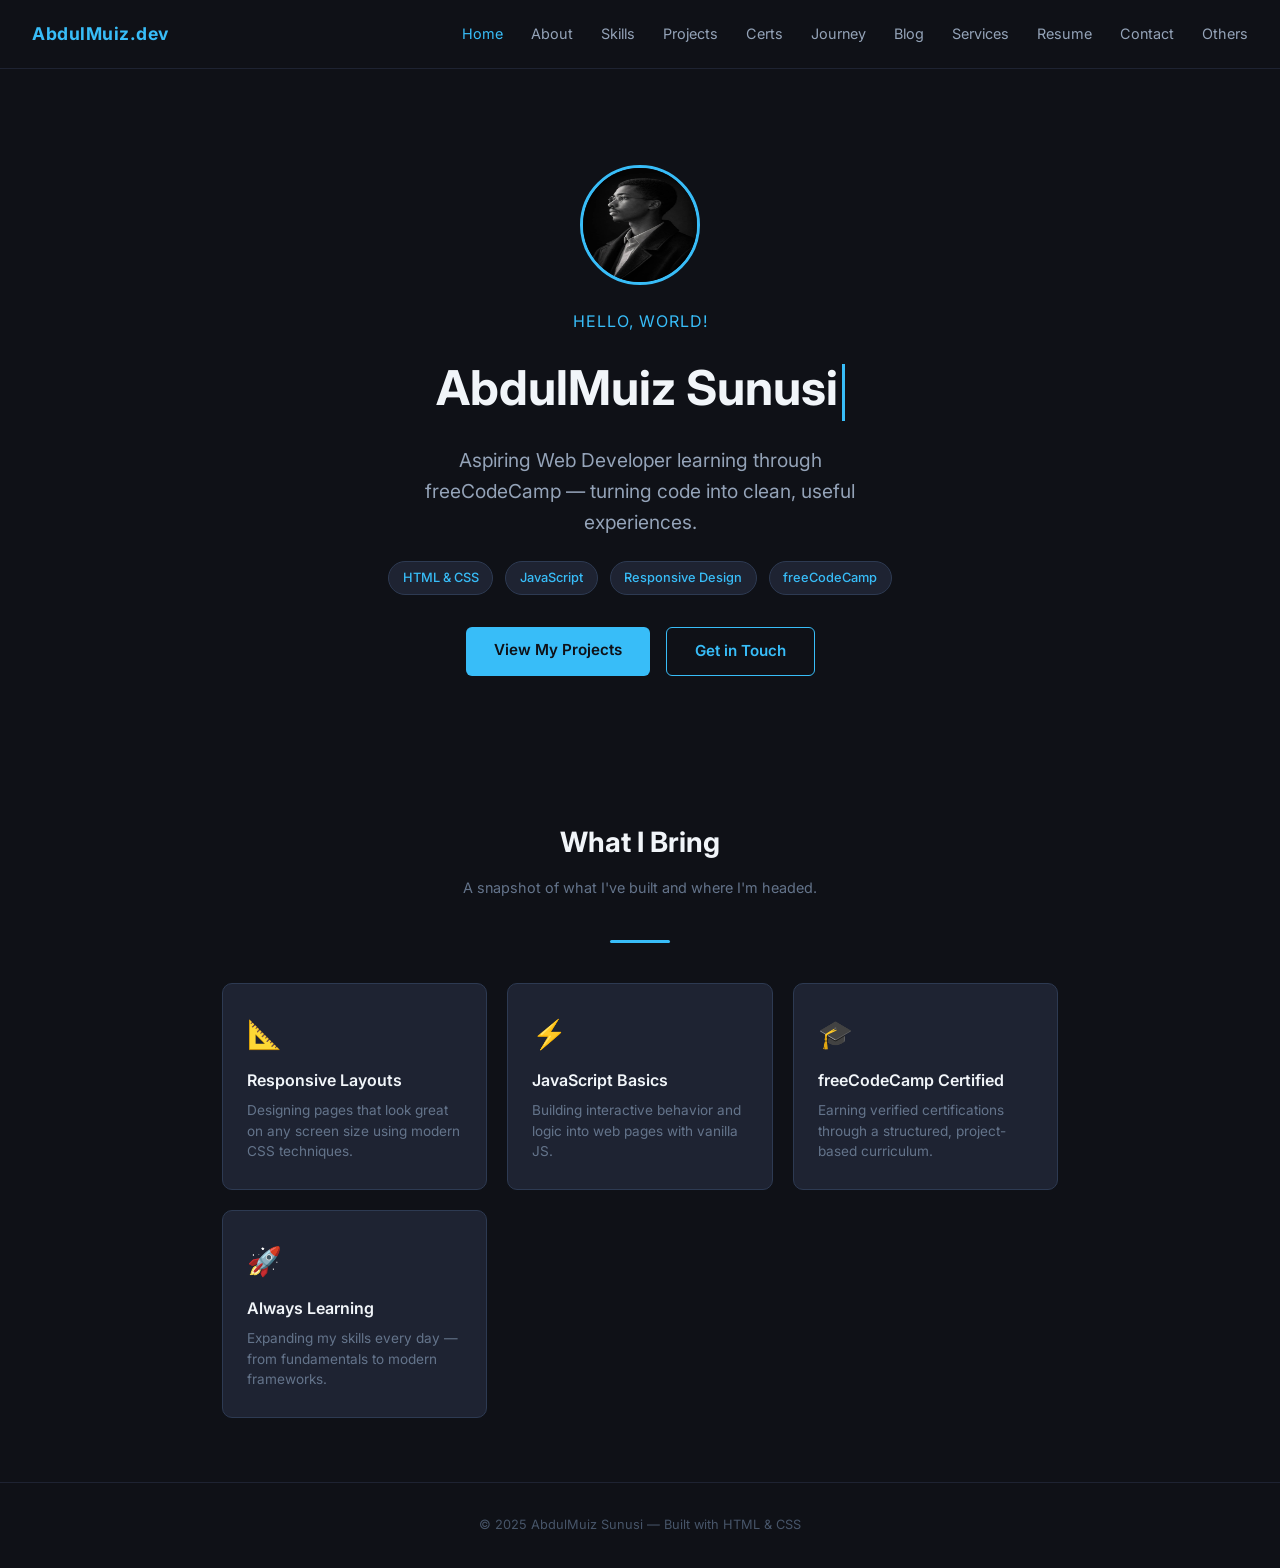
<file: index.html>
<!DOCTYPE html>
<html lang="en">
<head>
  <meta charset="UTF-8" />
  <meta name="viewport" content="width=device-width, initial-scale=1.0" />
  <title>AbdulMuiz Sunusi | Web Developer</title>
  <link href="https://fonts.googleapis.com/css2?family=Inter:wght@400;500;600;700&display=swap" rel="stylesheet" />

  <style>
    *, *::before, *::after { box-sizing: border-box; margin: 0; padding: 0; }

    body {
      font-family: 'Inter', sans-serif;
      background-color: #0f1117;
      color: #e2e8f0;
      line-height: 1.6;
    }

    a { color: inherit; text-decoration: none; }

    nav {
      display: flex;
      justify-content: space-between;
      align-items: center;
      padding: 1.25rem 2rem;
      border-bottom: 1px solid #1e2332;
      position: sticky;
      top: 0;
      background-color: #0f1117;
      z-index: 100;
    }

    .nav-logo {
      font-weight: 700;
      font-size: 1.1rem;
      color: #38bdf8;
      letter-spacing: 0.5px;
    }

    .nav-links {
      display: flex;
      gap: 1.75rem;
      list-style: none;
    }

    .nav-links a {
      font-size: 0.9rem;
      color: #94a3b8;
      transition: color 0.2s;
    }

    .nav-links a:hover,
    .nav-links a.active { color: #38bdf8; }

    .hero {
      display: flex;
      flex-direction: column;
      align-items: center;
      justify-content: center;
      text-align: center;
      padding: 6rem 2rem 5rem;
      gap: 1.5rem;
    }

    .profile-img {
      width: 120px;
      height: 120px;
      border-radius: 50%;
      border: 3px solid #38bdf8;
      background-color: #1e2332;
      display: flex;
      align-items: center;
      justify-content: center;
      font-size: 0.75rem;
      color: #64748b;
      text-align: center;
      overflow: hidden;
    }

    .hero-greeting {
      font-size: 1rem;
      color: #38bdf8;
      letter-spacing: 1px;
      text-transform: uppercase;
    }

    .hero-name {
      font-size: 3rem;
      font-weight: 700;
      color: #f1f5f9;
      line-height: 1.2;
    }

    .hero-title {
      font-size: 1.2rem;
      color: #94a3b8;
      max-width: 500px;
    }

    .cursor {
      display: inline-block;
      width: 3px;
      height: 1.2em;
      background-color: #38bdf8;
      margin-left: 4px;
      vertical-align: middle;
      animation: blink 1s step-end infinite;
    }

    @keyframes blink {
      0%, 100% { opacity: 1; }
      50%       { opacity: 0; }
    }

    .hero-badges {
      display: flex;
      gap: 0.75rem;
      flex-wrap: wrap;
      justify-content: center;
    }

    .badge {
      background-color: #1e2332;
      color: #38bdf8;
      border: 1px solid #2d3a52;
      padding: 0.35rem 0.85rem;
      border-radius: 999px;
      font-size: 0.8rem;
      font-weight: 500;
    }

    .hero-cta {
      display: flex;
      gap: 1rem;
      flex-wrap: wrap;
      justify-content: center;
      margin-top: 0.5rem;
    }

    .btn-primary {
      background-color: #38bdf8;
      color: #0f1117;
      padding: 0.7rem 1.75rem;
      border-radius: 6px;
      font-weight: 600;
      font-size: 0.95rem;
      transition: background-color 0.2s;
    }

    .btn-primary:hover { background-color: #7dd3fc; }

    .btn-secondary {
      border: 1px solid #38bdf8;
      color: #38bdf8;
      padding: 0.7rem 1.75rem;
      border-radius: 6px;
      font-weight: 600;
      font-size: 0.95rem;
      transition: background-color 0.2s, color 0.2s;
    }

    .btn-secondary:hover {
      background-color: #38bdf8;
      color: #0f1117;
    }

    .divider {
      width: 60px;
      height: 3px;
      background-color: #38bdf8;
      margin: 0 auto 2.5rem;
      border-radius: 2px;
    }

    section {
      max-width: 900px;
      margin: 0 auto;
      padding: 4rem 2rem;
    }

    .section-title {
      text-align: center;
      font-size: 1.75rem;
      font-weight: 700;
      color: #f1f5f9;
      margin-bottom: 0.75rem;
    }

    .section-sub {
      text-align: center;
      color: #64748b;
      font-size: 0.9rem;
      margin-bottom: 2.5rem;
    }

    .highlights {
      display: grid;
      grid-template-columns: repeat(auto-fit, minmax(220px, 1fr));
      gap: 1.25rem;
    }

    .card {
      background-color: #1e2332;
      border: 1px solid #2d3a52;
      border-radius: 10px;
      padding: 1.75rem 1.5rem;
      transition: border-color 0.2s;
    }

    .card:hover { border-color: #38bdf8; }

    .card-icon {
      font-size: 1.75rem;
      margin-bottom: 0.75rem;
    }

    .card h3 {
      font-size: 1rem;
      font-weight: 600;
      color: #f1f5f9;
      margin-bottom: 0.4rem;
    }

    .card p {
      font-size: 0.85rem;
      color: #64748b;
      line-height: 1.5;
    }

    footer {
      text-align: center;
      padding: 2rem;
      border-top: 1px solid #1e2332;
      font-size: 0.8rem;
      color: #475569;
    }

    @media (max-width: 600px) {
      .hero-name { font-size: 2rem; }
      .nav-links  { gap: 1rem; }
    }
  </style>
</head>
<body>

  <nav>
    <span class="nav-logo">AbdulMuiz.dev</span>
    <ul class="nav-links">
      <li><a href="index.html" class="active">Home</a></li>
      <li><a href="about.html">About</a></li>
      <li><a href="skills.html">Skills</a></li>
      <li><a href="projects.html">Projects</a></li>
      <li><a href="certifications.html">Certs</a></li>
      <li><a href="journey.html">Journey</a></li>
      <li><a href="blog.html">Blog</a></li>
      <li><a href="services.html">Services</a></li>
      <li><a href="resume.html">Resume</a></li>
      <li><a href="contact.html">Contact</a></li>
      <li><a href="others.html">Others</a></li>
    </ul>
  </nav>

  <!-- Hero -->
  <div class="hero">
    <!-- Replace src with your actual profile photo -->
    <img src="photo.jpeg" alt="Profile Photo" class="profile-img">

    <p class="hero-greeting">Hello, World!</p>
    <h1 class="hero-name">AbdulMuiz Sunusi<span class="cursor"></span></h1>
    <p class="hero-title">
      Aspiring Web Developer learning through freeCodeCamp —
      turning code into clean, useful experiences.
    </p>

    <div class="hero-badges">
      <span class="badge">HTML &amp; CSS</span>
      <span class="badge">JavaScript</span>
      <span class="badge">Responsive Design</span>
      <span class="badge">freeCodeCamp</span>
    </div>

    <div class="hero-cta">
      <a href="projects.html" class="btn-primary">View My Projects</a>
      <a href="contact.html" class="btn-secondary">Get in Touch</a>
    </div>
  </div>

  <!-- Highlights -->
  <section>
    <h2 class="section-title">What I Bring</h2>
    <p class="section-sub">A snapshot of what I've built and where I'm headed.</p>
    <div class="divider"></div>

    <div class="highlights">
      <div class="card">
        <div class="card-icon">📐</div>
        <h3>Responsive Layouts</h3>
        <p>Designing pages that look great on any screen size using modern CSS techniques.</p>
      </div>
      <div class="card">
        <div class="card-icon">⚡</div>
        <h3>JavaScript Basics</h3>
        <p>Building interactive behavior and logic into web pages with vanilla JS.</p>
      </div>
      <div class="card">
        <div class="card-icon">🎓</div>
        <h3>freeCodeCamp Certified</h3>
        <p>Earning verified certifications through a structured, project-based curriculum.</p>
      </div>
      <div class="card">
        <div class="card-icon">🚀</div>
        <h3>Always Learning</h3>
        <p>Expanding my skills every day — from fundamentals to modern frameworks.</p>
      </div>
    </div>
  </section>

  <!-- Footer -->
  <footer>
    &copy; 2025 AbdulMuiz Sunusi — Built with HTML &amp; CSS
  </footer>

</body>
</html>
</file>
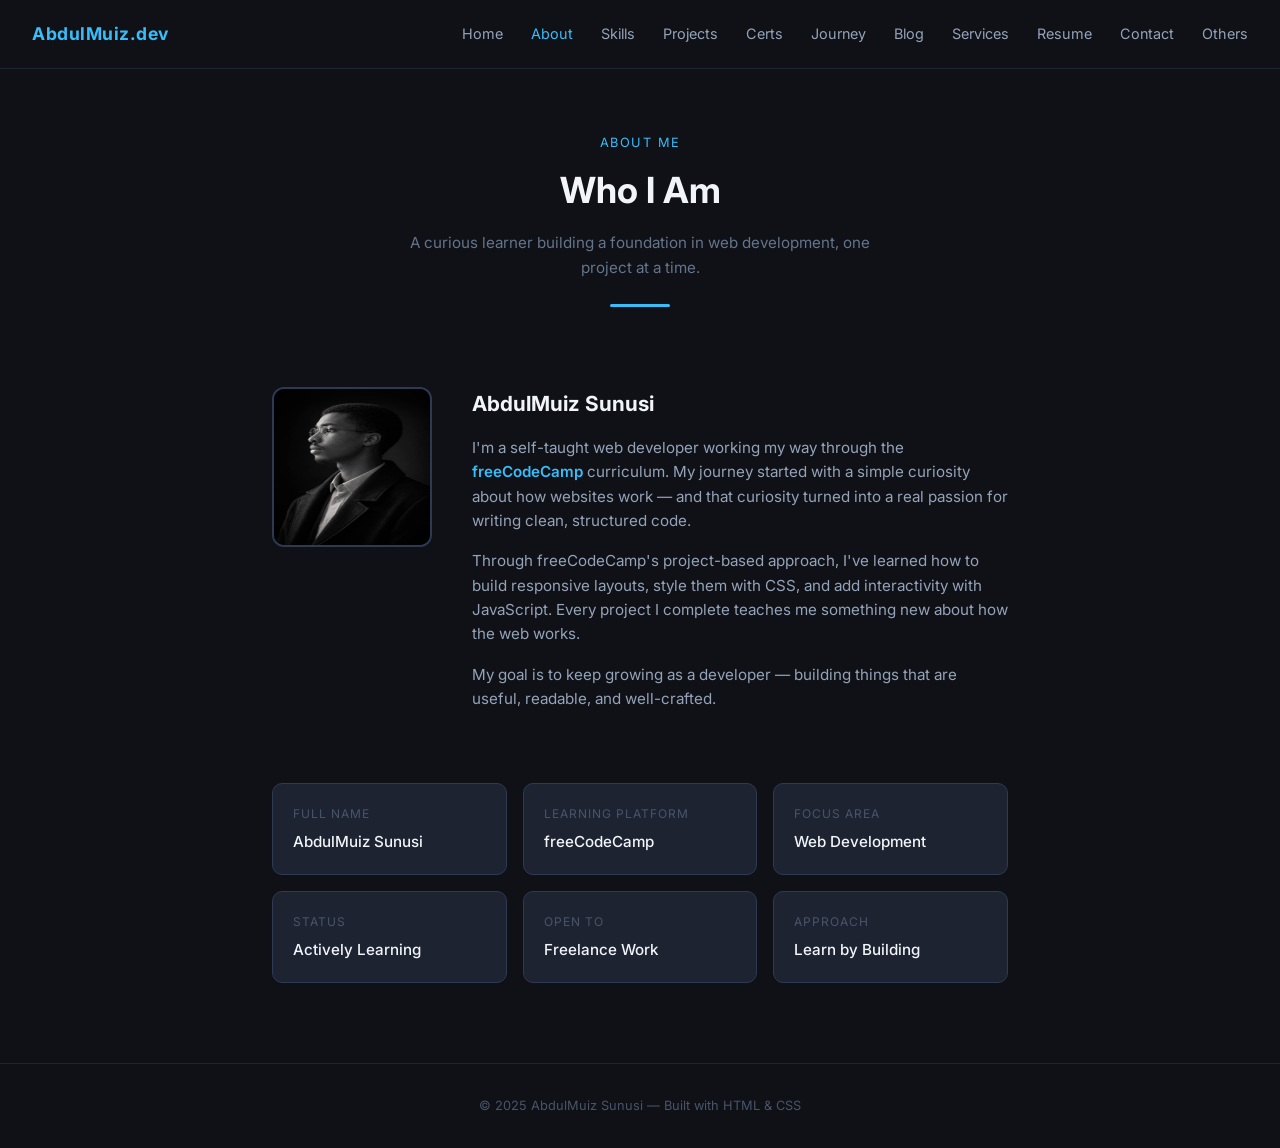
<file: about.html>
<!DOCTYPE html>
<html lang="en">
<head>
  <meta charset="UTF-8" />
  <meta name="viewport" content="width=device-width, initial-scale=1.0" />
  <title>About | AbdulMuiz Sunusi</title>
  <link href="https://fonts.googleapis.com/css2?family=Inter:wght@400;500;600;700&display=swap" rel="stylesheet" />

  <style>
    *, *::before, *::after { box-sizing: border-box; margin: 0; padding: 0; }

    body {
      font-family: 'Inter', sans-serif;
      background-color: #0f1117;
      color: #e2e8f0;
      line-height: 1.6;
    }

    a { color: inherit; text-decoration: none; }

    nav {
      display: flex;
      justify-content: space-between;
      align-items: center;
      padding: 1.25rem 2rem;
      border-bottom: 1px solid #1e2332;
      position: sticky;
      top: 0;
      background-color: #0f1117;
      z-index: 100;
    }

    .nav-logo { font-weight: 700; font-size: 1.1rem; color: #38bdf8; letter-spacing: 0.5px; }

    .nav-links { display: flex; gap: 1.75rem; list-style: none; }
    .nav-links a { font-size: 0.9rem; color: #94a3b8; transition: color 0.2s; }
    .nav-links a:hover, .nav-links a.active { color: #38bdf8; }

    .page-header {
      text-align: center;
      padding: 4rem 2rem 2rem;
    }

    .page-header .label {
      font-size: 0.8rem;
      text-transform: uppercase;
      letter-spacing: 1.5px;
      color: #38bdf8;
      margin-bottom: 0.5rem;
    }

    .page-header h1 {
      font-size: 2.25rem;
      font-weight: 700;
      color: #f1f5f9;
      margin-bottom: 0.75rem;
    }

    .page-header p {
      color: #64748b;
      max-width: 480px;
      margin: 0 auto;
      font-size: 0.95rem;
    }

    .divider {
      width: 60px;
      height: 3px;
      background-color: #38bdf8;
      margin: 1.5rem auto 3rem;
      border-radius: 2px;
    }

    .container {
      max-width: 800px;
      margin: 0 auto;
      padding: 0 2rem 5rem;
    }

    .about-grid {
      display: grid;
      grid-template-columns: 160px 1fr;
      gap: 2.5rem;
      align-items: start;
      margin-bottom: 3.5rem;
    }

    .profile-img {
      width: 160px;
      height: 160px;
      border-radius: 12px;
      border: 2px solid #2d3a52;
      background-color: #1e2332;
      display: flex;
      align-items: center;
      justify-content: center;
      font-size: 0.75rem;
      color: #64748b;
      text-align: center;
    }

    .about-text h2 {
      font-size: 1.3rem;
      font-weight: 700;
      color: #f1f5f9;
      margin-bottom: 1rem;
    }

    .about-text p {
      color: #94a3b8;
      font-size: 0.95rem;
      margin-bottom: 1rem;
    }

    .about-text p span { color: #38bdf8; font-weight: 600; }

    .info-cards {
      display: grid;
      grid-template-columns: repeat(auto-fit, minmax(180px, 1fr));
      gap: 1rem;
    }

    .info-card {
      background-color: #1e2332;
      border: 1px solid #2d3a52;
      border-radius: 10px;
      padding: 1.25rem;
    }

    .info-card .info-label {
      font-size: 0.75rem;
      color: #475569;
      text-transform: uppercase;
      letter-spacing: 1px;
      margin-bottom: 0.4rem;
    }

    .info-card .info-value {
      font-size: 0.95rem;
      color: #f1f5f9;
      font-weight: 500;
    }

    footer {
      text-align: center;
      padding: 2rem;
      border-top: 1px solid #1e2332;
      font-size: 0.8rem;
      color: #475569;
    }

    @media (max-width: 600px) {
      .about-grid { grid-template-columns: 1fr; }
      .profile-img { width: 100px; height: 100px; }
    }
  </style>
</head>
<body>

  <nav>
    <span class="nav-logo">AbdulMuiz.dev</span>
    <ul class="nav-links">
      <li><a href="index.html">Home</a></li>
      <li><a href="about.html" class="active">About</a></li>
      <li><a href="skills.html">Skills</a></li>
      <li><a href="projects.html">Projects</a></li>
      <li><a href="certifications.html">Certs</a></li>
      <li><a href="journey.html">Journey</a></li>
      <li><a href="blog.html">Blog</a></li>
      <li><a href="services.html">Services</a></li>
      <li><a href="resume.html">Resume</a></li>
      <li><a href="contact.html">Contact</a></li>
      
      <li><a href="others.html">Others</a></li>
    </ul>
  </nav>

  <div class="page-header">
    <p class="label">About Me</p>
    <h1>Who I Am</h1>
    <p>A curious learner building a foundation in web development, one project at a time.</p>
    <div class="divider"></div>
  </div>

  <div class="container">

    <!-- Photo + Bio -->
    <div class="about-grid">
      <!-- Replace with your actual photo -->
      <img src="photo.jpeg" alt="Profile Photo" class="profile-img">

      <div class="about-text">
        <h2>AbdulMuiz Sunusi</h2>
        <p>
          I'm a self-taught web developer working my way through the
          <span>freeCodeCamp</span> curriculum. My journey started with a
          simple curiosity about how websites work — and that curiosity turned
          into a real passion for writing clean, structured code.
        </p>
        <p>
          Through freeCodeCamp's project-based approach, I've learned
          how to build responsive layouts, style them with CSS, and add
          interactivity with JavaScript. Every project I complete teaches me
          something new about how the web works.
        </p>
        <p>
          My goal is to keep growing as a developer — building things that
          are useful, readable, and well-crafted.
        </p>
      </div>
    </div>

    <!-- Quick Info Cards -->
    <div class="info-cards">
      <div class="info-card">
        <div class="info-label">Full Name</div>
        <div class="info-value">AbdulMuiz Sunusi</div>
      </div>
      <div class="info-card">
        <div class="info-label">Learning Platform</div>
        <div class="info-value">freeCodeCamp</div>
      </div>
      <div class="info-card">
        <div class="info-label">Focus Area</div>
        <div class="info-value">Web Development</div>
      </div>
      <div class="info-card">
        <div class="info-label">Status</div>
        <div class="info-value">Actively Learning</div>
      </div>
      <div class="info-card">
        <div class="info-label">Open To</div>
        <div class="info-value">Freelance Work</div>
      </div>
      <div class="info-card">
        <div class="info-label">Approach</div>
        <div class="info-value">Learn by Building</div>
      </div>
    </div>

  </div>

  <footer>
    &copy; 2025 AbdulMuiz Sunusi — Built with HTML &amp; CSS
  </footer>

</body>
</html>
</file>
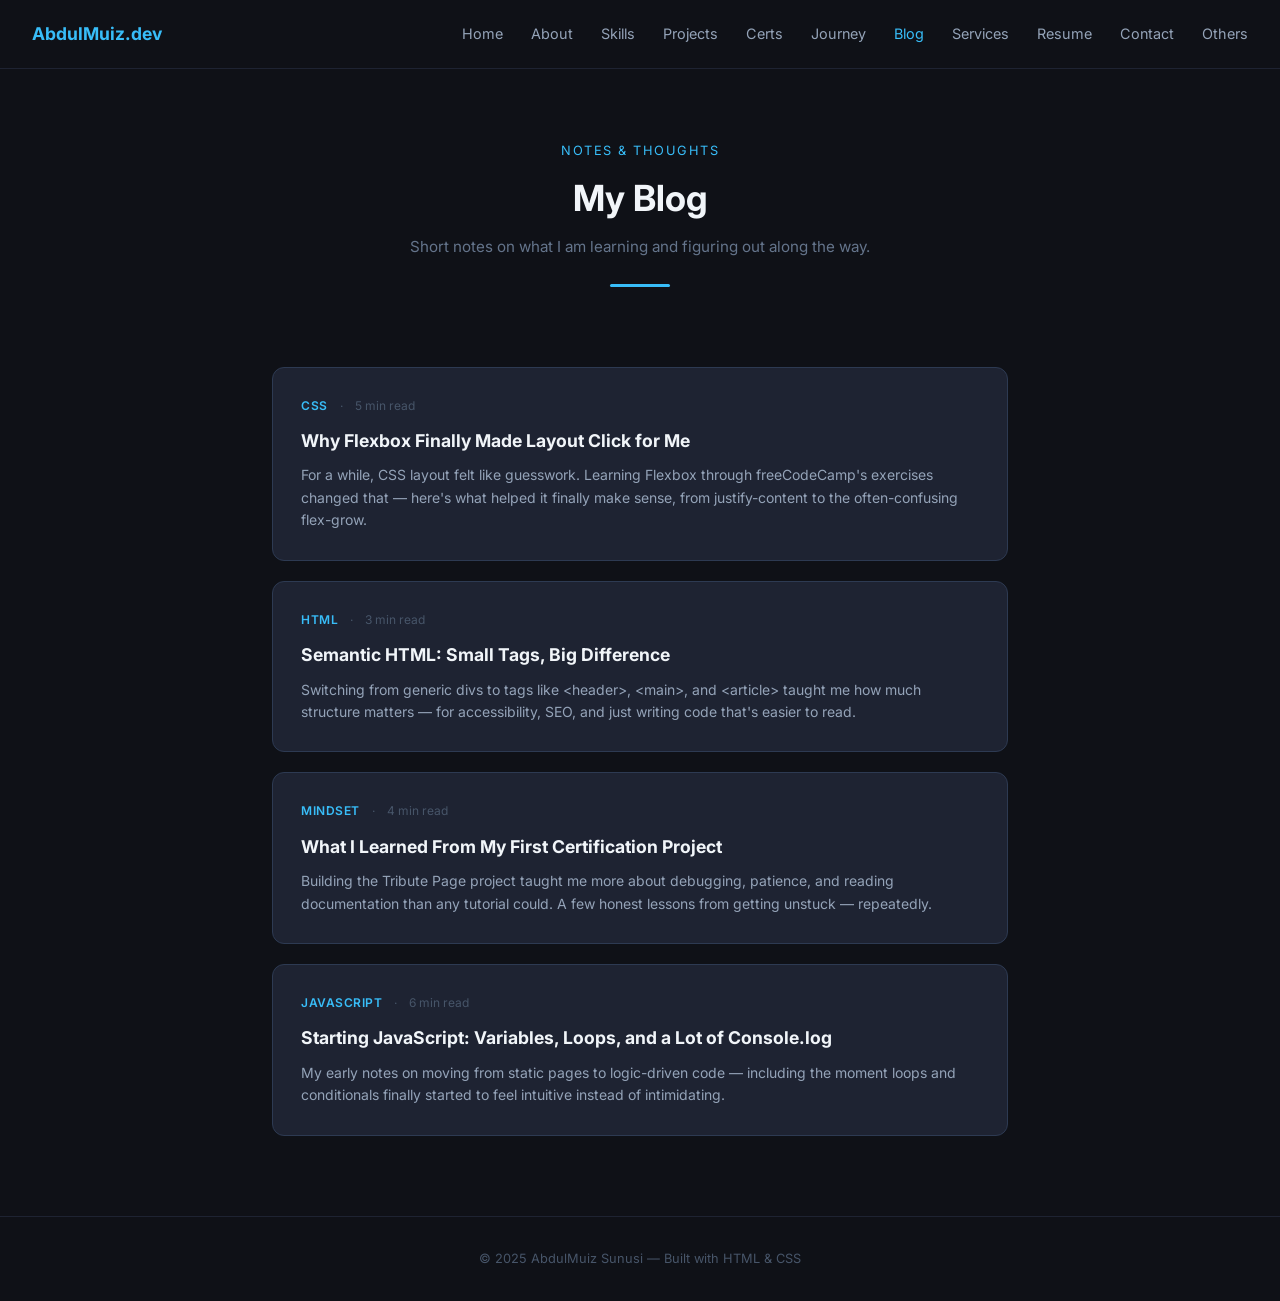
<file: blog.html>
<!DOCTYPE html>
<html lang="en">
<head>
  <meta charset="UTF-8" />
  <meta name="viewport" content="width=device-width, initial-scale=1.0" />
  <title>Blog | AbdulMuiz Sunusi</title>
  <link href="https://fonts.googleapis.com/css2?family=Inter:wght@400;500;600;700&display=swap" rel="stylesheet" />

  <style>
    *, *::before, *::after { box-sizing: border-box; margin: 0; padding: 0; }

    body {
      font-family: 'Inter', sans-serif;
      background-color: #0f1117;
      color: #e2e8f0;
      line-height: 1.6;
    }

    a { color: inherit; text-decoration: none; }

    nav {
      display: flex;
      justify-content: space-between;
      align-items: center;
      padding: 1.25rem 2rem;
      border-bottom: 1px solid #1e2332;
      position: sticky;
      top: 0;
      background-color: #0f1117;
      z-index: 100;
    }

    .nav-logo { font-weight: 700; font-size: 1.1rem; color: #38bdf8; }
    .nav-links { display: flex; gap: 1.75rem; list-style: none; }
    .nav-links a { font-size: 0.9rem; color: #94a3b8; transition: color 0.2s; }
    .nav-links a:hover, .nav-links a.active { color: #38bdf8; }

    .page-header {
      text-align: center;
      padding: 4rem 2rem 2rem;
    }

    .page-header .label {
      font-size: 0.8rem;
      text-transform: uppercase;
      letter-spacing: 1.5px;
      color: #38bdf8;
      margin-bottom: 0.5rem;
    }

    .page-header h1 { font-size: 2.25rem; font-weight: 700; color: #f1f5f9; }
    .page-header p  { color: #64748b; font-size: 0.95rem; margin-top: 0.5rem; }

    .divider {
      width: 60px; height: 3px;
      background-color: #38bdf8;
      margin: 1.5rem auto 3rem;
      border-radius: 2px;
    }

    .container {
      max-width: 800px;
      margin: 0 auto;
      padding: 0 2rem 5rem;
    }

    .post-list {
      display: flex;
      flex-direction: column;
      gap: 1.25rem;
    }

    .post-card {
      background-color: #1e2332;
      border: 1px solid #2d3a52;
      border-radius: 12px;
      padding: 1.75rem;
      transition: border-color 0.2s;
    }

    .post-card:hover { border-color: #38bdf8; }

    .post-meta {
      display: flex;
      gap: 0.75rem;
      align-items: center;
      margin-bottom: 0.75rem;
      font-size: 0.75rem;
      color: #475569;
    }

    .post-meta .post-tag {
      color: #38bdf8;
      font-weight: 600;
      text-transform: uppercase;
      letter-spacing: 0.5px;
    }

    .post-card h3 {
      font-size: 1.1rem;
      font-weight: 700;
      color: #f1f5f9;
      margin-bottom: 0.6rem;
    }

    .post-card p {
      font-size: 0.875rem;
      color: #94a3b8;
    }

    footer {
      text-align: center;
      padding: 2rem;
      border-top: 1px solid #1e2332;
      font-size: 0.8rem;
      color: #475569;
    }
  </style>
</head>
<body>

  <nav>
    <span class="nav-logo">AbdulMuiz.dev</span>
    <ul class="nav-links">
      <li><a href="index.html">Home</a></li>
      <li><a href="about.html">About</a></li>
      <li><a href="skills.html">Skills</a></li>
      <li><a href="projects.html">Projects</a></li>
      <li><a href="certifications.html">Certs</a></li>
      <li><a href="journey.html">Journey</a></li>
      <li><a href="blog.html" class="active">Blog</a></li>
      <li><a href="services.html">Services</a></li>
      <li><a href="resume.html">Resume</a></li>
      <li><a href="contact.html">Contact</a></li>
      
      <li><a href="others.html">Others</a></li>
    </ul>
  </nav>

  <div class="page-header">
    <p class="label">Notes &amp; Thoughts</p>
    <h1>My Blog</h1>
    <p>Short notes on what I am learning and figuring out along the way.</p>
    <div class="divider"></div>
  </div>

  <div class="container">
    <div class="post-list">

      <!-- Post 1 -->
      <div class="post-card">
        <div class="post-meta">
          <span class="post-tag">CSS</span>
          <span>·</span>
          <span>5 min read</span>
        </div>
        <h3>Why Flexbox Finally Made Layout Click for Me</h3>
        <p>
          For a while, CSS layout felt like guesswork. Learning Flexbox through
          freeCodeCamp's exercises changed that — here's what helped it finally
          make sense, from justify-content to the often-confusing flex-grow.
        </p>
      </div>

      <!-- Post 2 -->
      <div class="post-card">
        <div class="post-meta">
          <span class="post-tag">HTML</span>
          <span>·</span>
          <span>3 min read</span>
        </div>
        <h3>Semantic HTML: Small Tags, Big Difference</h3>
        <p>
          Switching from generic divs to tags like &lt;header&gt;, &lt;main&gt;,
          and &lt;article&gt; taught me how much structure matters — for
          accessibility, SEO, and just writing code that's easier to read.
        </p>
      </div>

      <!-- Post 3 -->
      <div class="post-card">
        <div class="post-meta">
          <span class="post-tag">Mindset</span>
          <span>·</span>
          <span>4 min read</span>
        </div>
        <h3>What I Learned From My First Certification Project</h3>
        <p>
          Building the Tribute Page project taught me more about debugging,
          patience, and reading documentation than any tutorial could. A few
          honest lessons from getting unstuck — repeatedly.
        </p>
      </div>

      <!-- Post 4 -->
      <div class="post-card">
        <div class="post-meta">
          <span class="post-tag">JavaScript</span>
          <span>·</span>
          <span>6 min read</span>
        </div>
        <h3>Starting JavaScript: Variables, Loops, and a Lot of Console.log</h3>
        <p>
          My early notes on moving from static pages to logic-driven code —
          including the moment loops and conditionals finally started to feel
          intuitive instead of intimidating.
        </p>
      </div>

    </div>
  </div>

  <footer>
    &copy; 2025 AbdulMuiz Sunusi — Built with HTML &amp; CSS
  </footer>

</body>
</html>
</file>
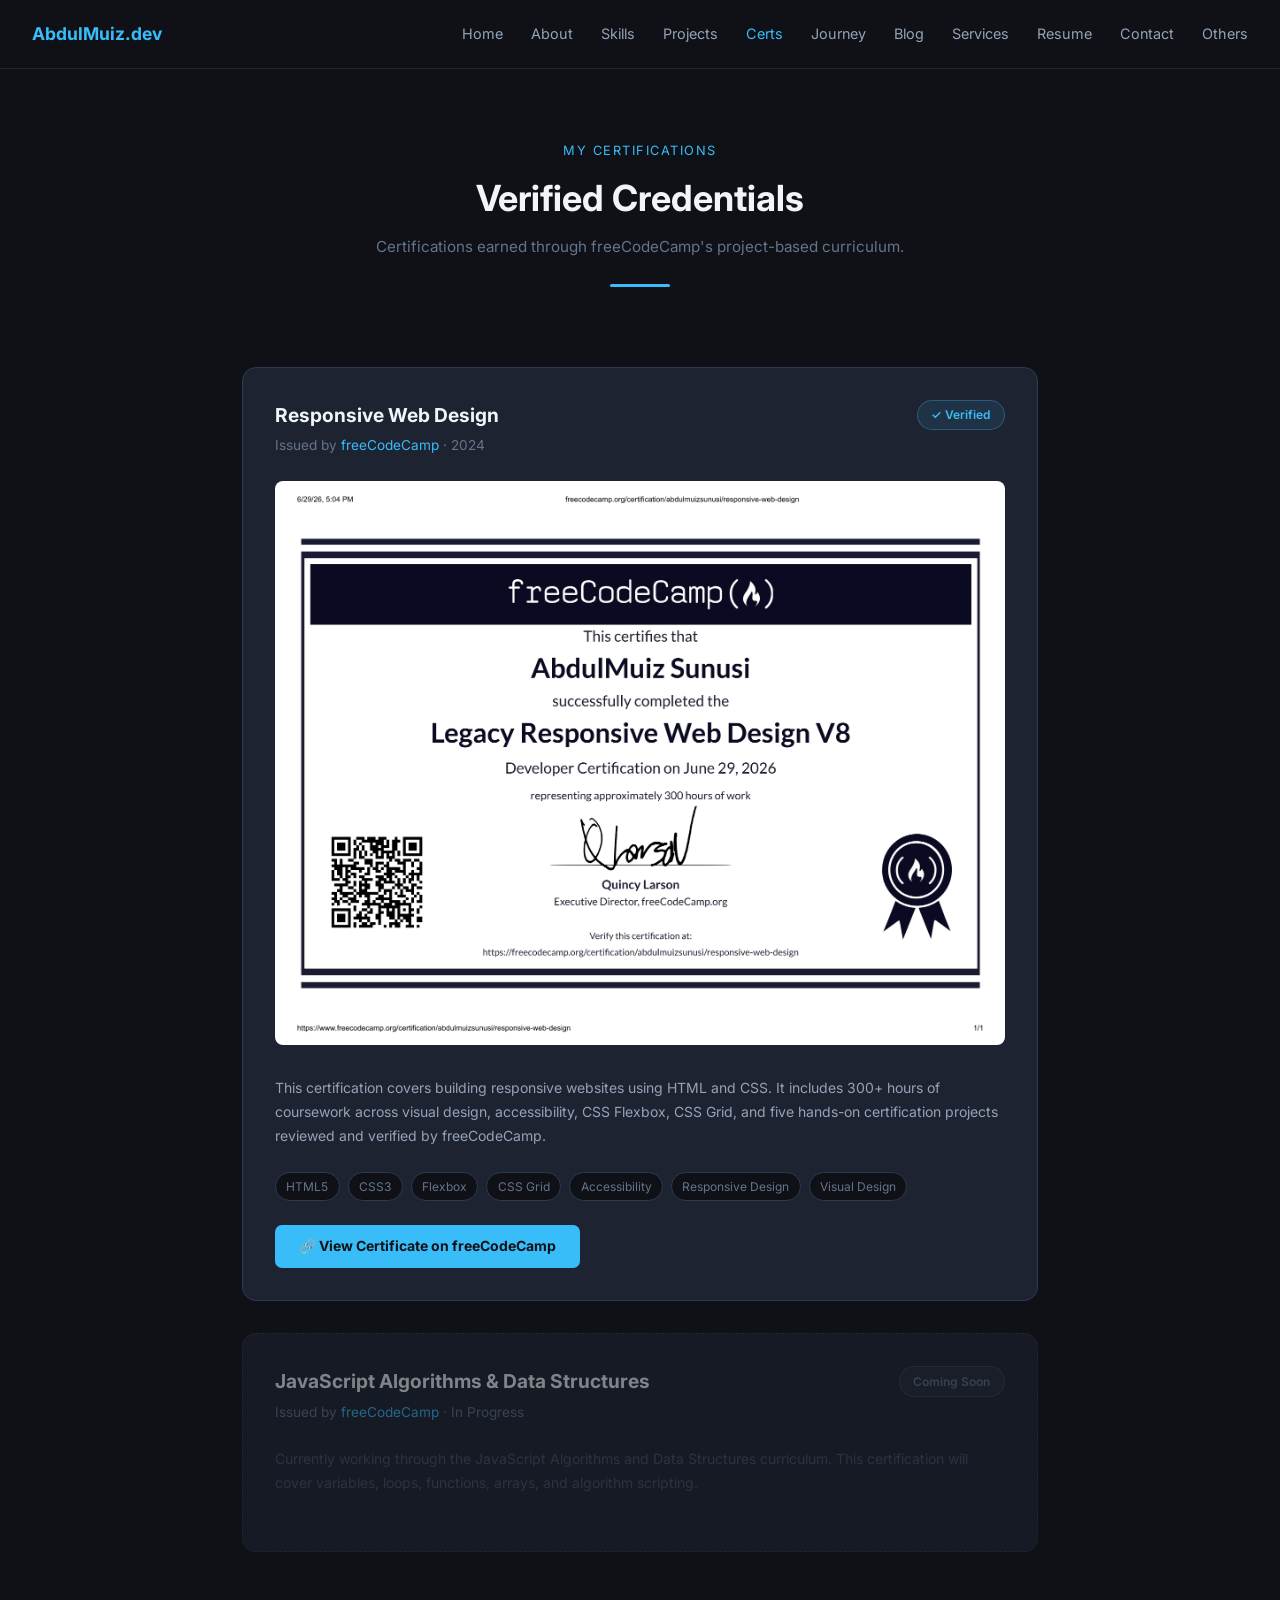
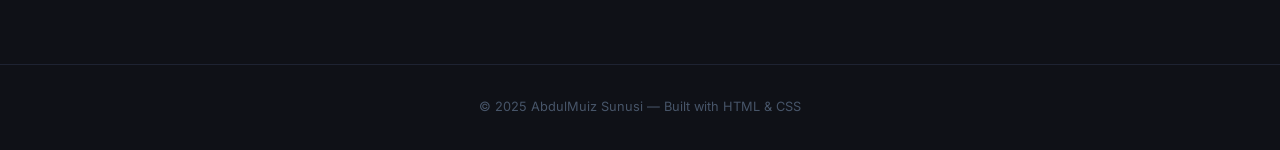
<file: certifications.html>
<!DOCTYPE html>
<html lang="en">
<head>
  <meta charset="UTF-8" />
  <meta name="viewport" content="width=device-width, initial-scale=1.0" />
  <title>Certifications | AbdulMuiz Sunusi</title>
  <link href="https://fonts.googleapis.com/css2?family=Inter:wght@400;500;600;700&display=swap" rel="stylesheet" />

  <style>
    *, *::before, *::after { box-sizing: border-box; margin: 0; padding: 0; }

    body {
      font-family: 'Inter', sans-serif;
      background-color: #0f1117;
      color: #e2e8f0;
      line-height: 1.6;
    }

    a { color: inherit; text-decoration: none; }

    nav {
      display: flex;
      justify-content: space-between;
      align-items: center;
      padding: 1.25rem 2rem;
      border-bottom: 1px solid #1e2332;
      position: sticky;
      top: 0;
      background-color: #0f1117;
      z-index: 100;
    }

    .nav-logo { font-weight: 700; font-size: 1.1rem; color: #38bdf8; }
    .nav-links { display: flex; gap: 1.75rem; list-style: none; }
    .nav-links a { font-size: 0.9rem; color: #94a3b8; transition: color 0.2s; }
    .nav-links a:hover, .nav-links a.active { color: #38bdf8; }

    .page-header {
      text-align: center;
      padding: 4rem 2rem 2rem;
    }

    .page-header .label {
      font-size: 0.8rem;
      text-transform: uppercase;
      letter-spacing: 1.5px;
      color: #38bdf8;
      margin-bottom: 0.5rem;
    }

    .page-header h1 { font-size: 2.25rem; font-weight: 700; color: #f1f5f9; }
    .page-header p  { color: #64748b; font-size: 0.95rem; margin-top: 0.5rem; }

    .divider {
      width: 60px; height: 3px;
      background-color: #38bdf8;
      margin: 1.5rem auto 3rem;
      border-radius: 2px;
    }

    .container {
      max-width: 860px;
      margin: 0 auto;
      padding: 0 2rem 5rem;
    }

    .cert-card {
      background-color: #1e2332;
      border: 1px solid #2d3a52;
      border-radius: 14px;
      padding: 2rem;
      margin-bottom: 2rem;
      transition: border-color 0.2s;
    }

    .cert-card:hover { border-color: #38bdf8; }

    .cert-meta {
      display: flex;
      justify-content: space-between;
      align-items: flex-start;
      flex-wrap: wrap;
      gap: 1rem;
      margin-bottom: 1.5rem;
    }

    .cert-info h2 {
      font-size: 1.2rem;
      font-weight: 700;
      color: #f1f5f9;
      margin-bottom: 0.3rem;
    }

    .cert-info .issuer {
      font-size: 0.85rem;
      color: #64748b;
    }

    .cert-info .issuer span { color: #38bdf8; }

    .cert-badge {
      background-color: rgba(56, 189, 248, 0.1);
      border: 1px solid rgba(56, 189, 248, 0.3);
      color: #38bdf8;
      padding: 0.3rem 0.85rem;
      border-radius: 999px;
      font-size: 0.75rem;
      font-weight: 600;
      white-space: nowrap;
    }

    .cert-image-wrapper {
      background-color: #0f1117;
      border: 2px dashed #2d3a52;
      border-radius: 8px;
      height: 220px;
      display: flex;
      flex-direction: column;
      align-items: center;
      justify-content: center;
      gap: 0.5rem;
      margin-bottom: 1.5rem;
      color: #475569;
      font-size: 0.85rem;
      text-align: center;
    }

    .cert-image-wrapper .icon { font-size: 2.5rem; }

    .cert-description {
      font-size: 0.875rem;
      color: #94a3b8;
      margin-bottom: 1.5rem;
      line-height: 1.7;
    }

    .topics {
      display: flex;
      flex-wrap: wrap;
      gap: 0.5rem;
      margin-bottom: 1.5rem;
    }

    .topic-tag {
      background-color: #0f1117;
      border: 1px solid #2d3a52;
      color: #64748b;
      padding: 0.25rem 0.65rem;
      border-radius: 999px;
      font-size: 0.75rem;
    }

    .cert-link {
      display: inline-flex;
      align-items: center;
      gap: 0.4rem;
      background-color: #38bdf8;
      color: #0f1117;
      padding: 0.65rem 1.5rem;
      border-radius: 7px;
      font-weight: 700;
      font-size: 0.875rem;
      transition: background-color 0.2s;
    }

    .cert-link:hover { background-color: #7dd3fc; }

    footer {
      text-align: center;
      padding: 2rem;
      border-top: 1px solid #1e2332;
      font-size: 0.8rem;
      color: #475569;
    }
  </style>
</head>
<body>

  <nav>
    <span class="nav-logo">AbdulMuiz.dev</span>
    <ul class="nav-links">
      <li><a href="index.html">Home</a></li>
      <li><a href="about.html">About</a></li>
      <li><a href="skills.html">Skills</a></li>
      <li><a href="projects.html">Projects</a></li>
      <li><a href="certifications.html" class="active">Certs</a></li>
      <li><a href="journey.html">Journey</a></li>
      <li><a href="blog.html">Blog</a></li>
      <li><a href="services.html">Services</a></li>
      <li><a href="resume.html">Resume</a></li>
      <li><a href="contact.html">Contact</a></li>
      
      <li><a href="others.html">Others</a></li>
    </ul>
  </nav>

  <div class="page-header">
    <p class="label">My Certifications</p>
    <h1>Verified Credentials</h1>
    <p>Certifications earned through freeCodeCamp's project-based curriculum.</p>
    <div class="divider"></div>
  </div>

  <div class="container">

    <!-- ── Certification 1 ── -->
    <div class="cert-card">
      <div class="cert-meta">
        <div class="cert-info">
          <h2>Responsive Web Design</h2>
          <p class="issuer">Issued by <span>freeCodeCamp</span> · 2024</p>
        </div>
        <span class="cert-badge">✓ Verified</span>
      </div>

     
      <img src="certificate.jpg" alt="Responsive Web Design Certificate"
            style="width:100%;border-radius:8px;margin-bottom:1.5rem;" />

      <p class="cert-description">
        This certification covers building responsive websites using HTML and CSS.
        It includes 300+ hours of coursework across visual design, accessibility,
        CSS Flexbox, CSS Grid, and five hands-on certification projects reviewed
        and verified by freeCodeCamp.
      </p>

      <div class="topics">
        <span class="topic-tag">HTML5</span>
        <span class="topic-tag">CSS3</span>
        <span class="topic-tag">Flexbox</span>
        <span class="topic-tag">CSS Grid</span>
        <span class="topic-tag">Accessibility</span>
        <span class="topic-tag">Responsive Design</span>
        <span class="topic-tag">Visual Design</span>
      </div>

      
      <a href="https://www.freecodecamp.org/certification/abdulmuizsunusi/responsive-web-design" target="_blank" class="cert-link">
        🔗 View Certificate on freeCodeCamp
      </a>
    </div>

    <div class="cert-card" style="border-style: dashed; opacity: 0.5;">
      <div class="cert-meta">
        <div class="cert-info">
          <h2>JavaScript Algorithms &amp; Data Structures</h2>
          <p class="issuer">Issued by <span>freeCodeCamp</span> · In Progress</p>
        </div>
        <span class="cert-badge" style="background-color:rgba(100,116,139,0.1);border-color:rgba(100,116,139,0.3);color:#64748b;">
          Coming Soon
        </span>
      </div>
      <p class="cert-description" style="color:#475569;">
        Currently working through the JavaScript Algorithms and Data Structures curriculum.
        This certification will cover variables, loops, functions, arrays, and algorithm scripting.
      </p>
    </div>

  </div>

  <footer>
    &copy; 2025 AbdulMuiz Sunusi — Built with HTML &amp; CSS
  </footer>

</body>
</html>
</file>
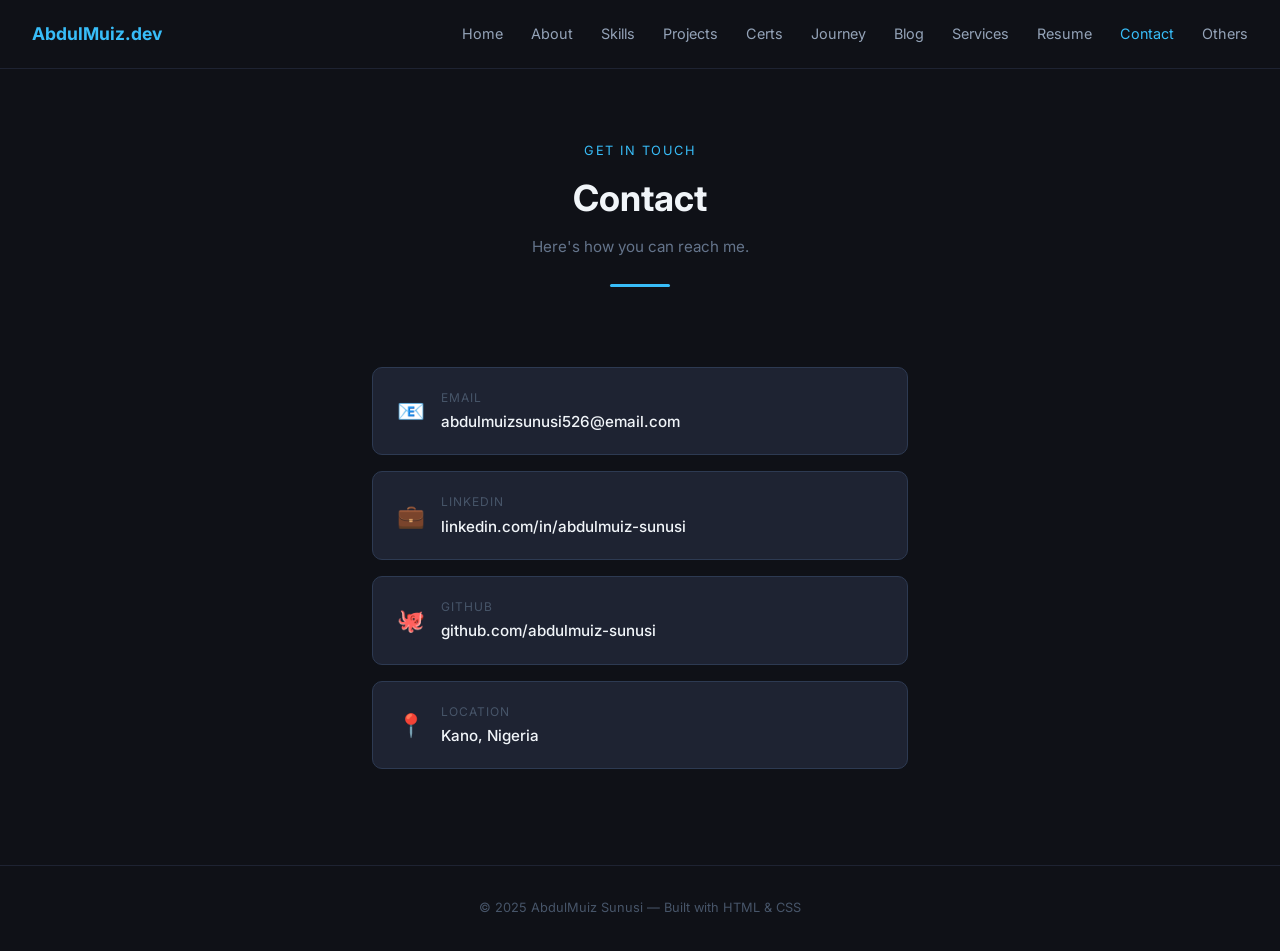
<file: contact.html>
<!DOCTYPE html>
<html lang="en">
<head>
  <meta charset="UTF-8" />
  <meta name="viewport" content="width=device-width, initial-scale=1.0" />
  <title>Contact | AbdulMuiz Sunusi</title>
  <link href="https://fonts.googleapis.com/css2?family=Inter:wght@400;500;600;700&display=swap" rel="stylesheet" />

  <style>
    *, *::before, *::after { box-sizing: border-box; margin: 0; padding: 0; }

    body {
      font-family: 'Inter', sans-serif;
      background-color: #0f1117;
      color: #e2e8f0;
      line-height: 1.6;
    }

    a { color: inherit; text-decoration: none; }

    nav {
      display: flex;
      justify-content: space-between;
      align-items: center;
      padding: 1.25rem 2rem;
      border-bottom: 1px solid #1e2332;
      position: sticky;
      top: 0;
      background-color: #0f1117;
      z-index: 100;
    }

    .nav-logo { font-weight: 700; font-size: 1.1rem; color: #38bdf8; }
    .nav-links { display: flex; gap: 1.75rem; list-style: none; }
    .nav-links a { font-size: 0.9rem; color: #94a3b8; transition: color 0.2s; }
    .nav-links a:hover, .nav-links a.active { color: #38bdf8; }

    .page-header {
      text-align: center;
      padding: 4rem 2rem 2rem;
    }

    .page-header .label {
      font-size: 0.8rem;
      text-transform: uppercase;
      letter-spacing: 1.5px;
      color: #38bdf8;
      margin-bottom: 0.5rem;
    }

    .page-header h1 { font-size: 2.25rem; font-weight: 700; color: #f1f5f9; }
    .page-header p  { color: #64748b; font-size: 0.95rem; margin-top: 0.5rem; }

    .divider {
      width: 60px; height: 3px;
      background-color: #38bdf8;
      margin: 1.5rem auto 3rem;
      border-radius: 2px;
    }

    .container {
      max-width: 600px;
      margin: 0 auto;
      padding: 0 2rem 5rem;
    }

    .contact-card {
      display: flex;
      align-items: center;
      gap: 1rem;
      background-color: #1e2332;
      border: 1px solid #2d3a52;
      border-radius: 10px;
      padding: 1.25rem 1.5rem;
      margin-bottom: 1rem;
      transition: border-color 0.2s;
    }

    .contact-card:hover { border-color: #38bdf8; }

    .contact-icon { font-size: 1.4rem; }

    .contact-label {
      font-size: 0.75rem;
      color: #475569;
      text-transform: uppercase;
      letter-spacing: 1px;
      margin-bottom: 0.2rem;
    }

    .contact-value {
      font-size: 0.95rem;
      color: #f1f5f9;
      font-weight: 500;
    }

    footer {
      text-align: center;
      padding: 2rem;
      border-top: 1px solid #1e2332;
      font-size: 0.8rem;
      color: #475569;
    }
  </style>
</head>
<body>

  <nav>
    <span class="nav-logo">AbdulMuiz.dev</span>
    <ul class="nav-links">
      <li><a href="index.html">Home</a></li>
      <li><a href="about.html">About</a></li>
      <li><a href="skills.html">Skills</a></li>
      <li><a href="projects.html">Projects</a></li>
      <li><a href="certifications.html">Certs</a></li>
      <li><a href="journey.html">Journey</a></li>
      <li><a href="blog.html">Blog</a></li>
      <li><a href="services.html">Services</a></li>
      <li><a href="resume.html">Resume</a></li>
      <li><a href="contact.html" class="active">Contact</a></li>
      
      <li><a href="others.html">Others</a></li>
    </ul>
  </nav>

  <div class="page-header">
    <p class="label">Get in Touch</p>
    <h1>Contact</h1>
    <p>Here's how you can reach me.</p>
    <div class="divider"></div>
  </div>

  <div class="container">

    <!-- Replace the placeholder values below with your real details -->

    <div class="contact-card">
      <span class="contact-icon">📧</span>
      <div>
        <div class="contact-label">Email</div>
        <div class="contact-value">abdulmuizsunusi526@email.com</div>
      </div>
    </div>

    <div class="contact-card">
      <span class="contact-icon">💼</span>
      <div>
        <div class="contact-label">LinkedIn</div>
        <div class="contact-value">linkedin.com/in/abdulmuiz-sunusi</div>
      </div>
    </div>

    <div class="contact-card">
      <span class="contact-icon">🐙</span>
      <div>
        <div class="contact-label">GitHub</div>
        <div class="contact-value">github.com/abdulmuiz-sunusi</div>
      </div>
    </div>

    <div class="contact-card">
      <span class="contact-icon">📍</span>
      <div>
        <div class="contact-label">Location</div>
        <div class="contact-value">Kano, Nigeria</div>
      </div>
    </div>

  </div>

  <footer>
    &copy; 2025 AbdulMuiz Sunusi — Built with HTML &amp; CSS
  </footer>

</body>
</html>
</file>
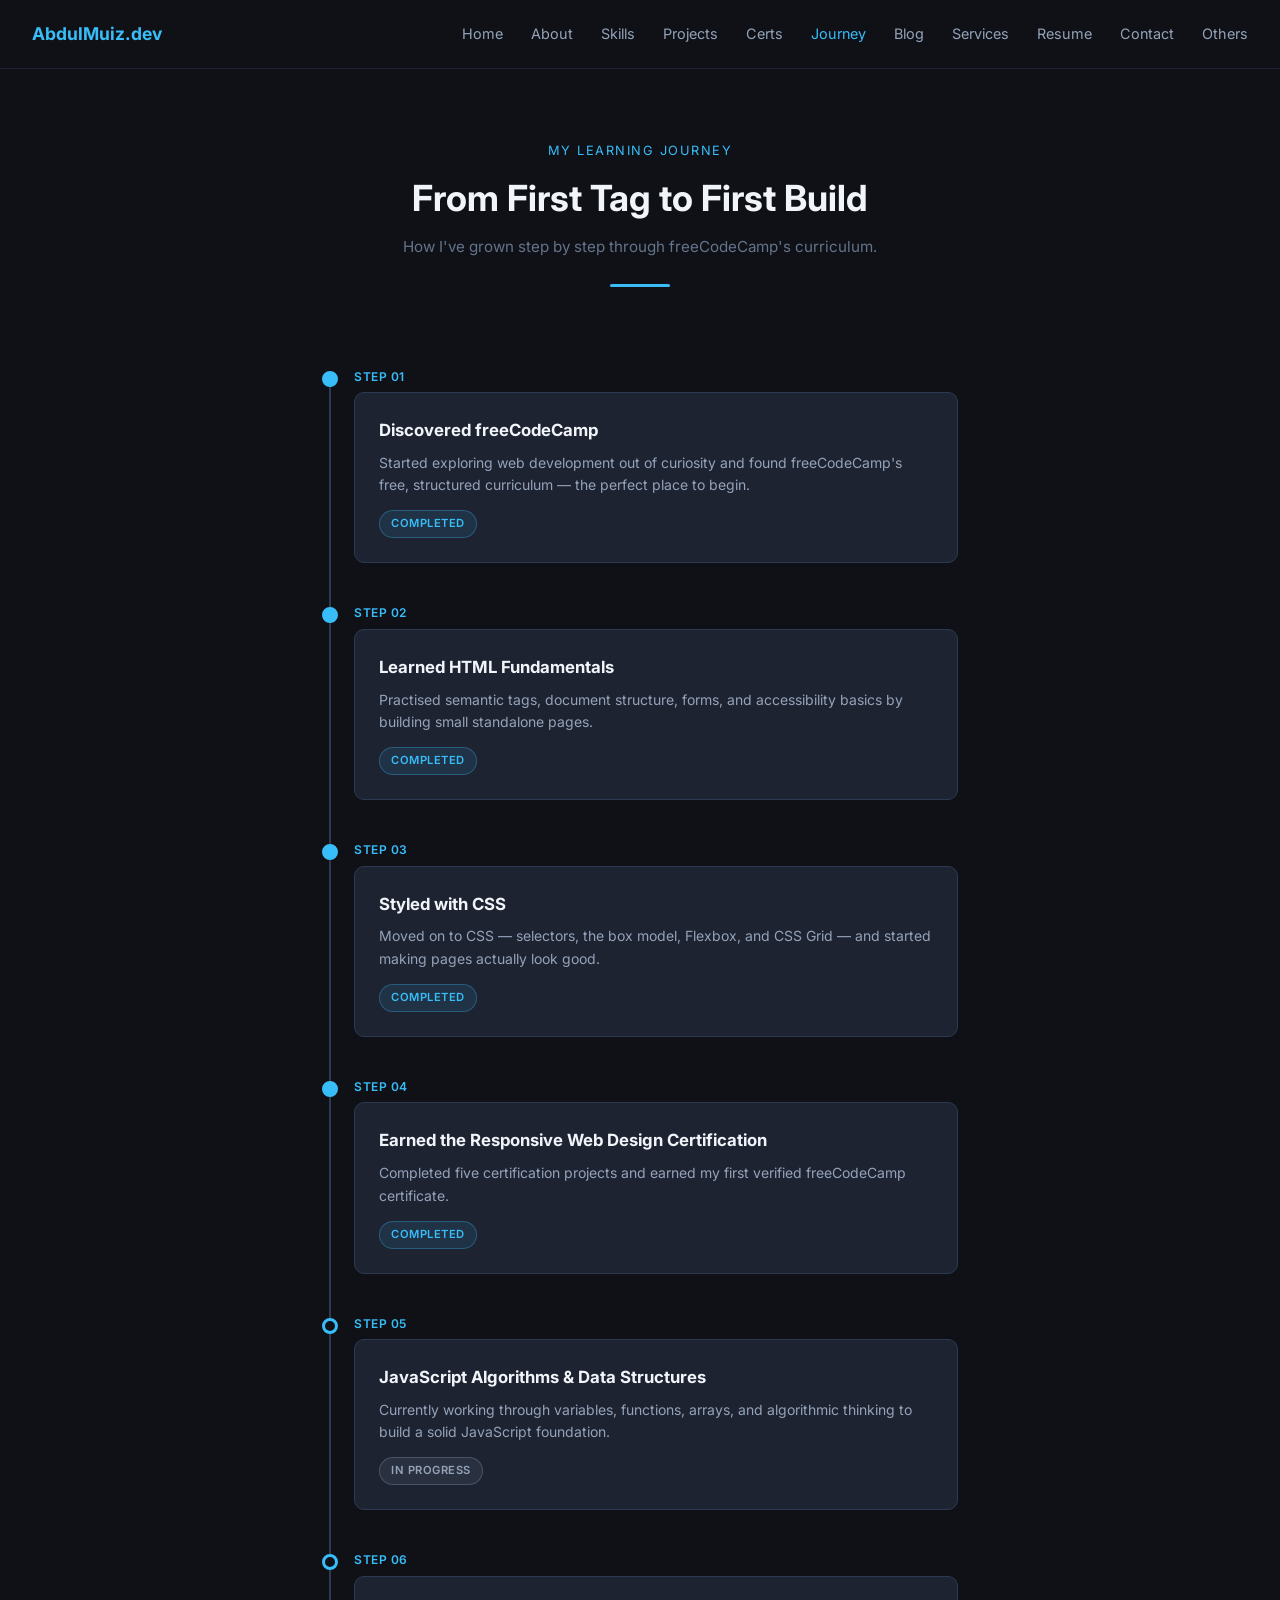
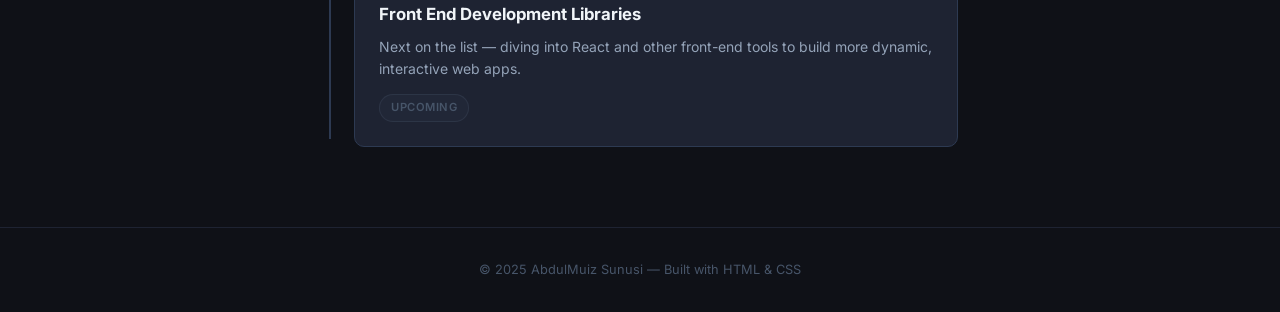
<file: journey.html>
<!DOCTYPE html>
<html lang="en">
<head>
  <meta charset="UTF-8" />
  <meta name="viewport" content="width=device-width, initial-scale=1.0" />
  <title>Learning Journey | AbdulMuiz Sunusi</title>
  <link href="https://fonts.googleapis.com/css2?family=Inter:wght@400;500;600;700&display=swap" rel="stylesheet" />

  <style>
    *, *::before, *::after { box-sizing: border-box; margin: 0; padding: 0; }

    body {
      font-family: 'Inter', sans-serif;
      background-color: #0f1117;
      color: #e2e8f0;
      line-height: 1.6;
    }

    a { color: inherit; text-decoration: none; }

    nav {
      display: flex;
      justify-content: space-between;
      align-items: center;
      padding: 1.25rem 2rem;
      border-bottom: 1px solid #1e2332;
      position: sticky;
      top: 0;
      background-color: #0f1117;
      z-index: 100;
    }

    .nav-logo { font-weight: 700; font-size: 1.1rem; color: #38bdf8; }
    .nav-links { display: flex; gap: 1.75rem; list-style: none; }
    .nav-links a { font-size: 0.9rem; color: #94a3b8; transition: color 0.2s; }
    .nav-links a:hover, .nav-links a.active { color: #38bdf8; }

    .page-header {
      text-align: center;
      padding: 4rem 2rem 2rem;
    }

    .page-header .label {
      font-size: 0.8rem;
      text-transform: uppercase;
      letter-spacing: 1.5px;
      color: #38bdf8;
      margin-bottom: 0.5rem;
    }

    .page-header h1 { font-size: 2.25rem; font-weight: 700; color: #f1f5f9; }
    .page-header p  { color: #64748b; font-size: 0.95rem; margin-top: 0.5rem; }

    .divider {
      width: 60px; height: 3px;
      background-color: #38bdf8;
      margin: 1.5rem auto 3rem;
      border-radius: 2px;
    }

    .container {
      max-width: 700px;
      margin: 0 auto;
      padding: 0 2rem 5rem;
    }

    .timeline {
      position: relative;
      padding-left: 2rem;
    }

    .timeline::before {
      content: "";
      position: absolute;
      left: 7px;
      top: 8px;
      bottom: 8px;
      width: 2px;
      background-color: #2d3a52;
    }

    .timeline-step {
      position: relative;
      padding-bottom: 2.5rem;
    }

    .timeline-step:last-child { padding-bottom: 0; }

    .timeline-step::before {
      content: "";
      position: absolute;
      left: -2rem;
      top: 4px;
      width: 16px;
      height: 16px;
      border-radius: 50%;
      background-color: #0f1117;
      border: 3px solid #38bdf8;
    }

    .timeline-step.done::before { background-color: #38bdf8; }

    .step-date {
      font-size: 0.75rem;
      color: #38bdf8;
      font-weight: 600;
      letter-spacing: 0.5px;
      text-transform: uppercase;
      margin-bottom: 0.4rem;
    }

    .step-card {
      background-color: #1e2332;
      border: 1px solid #2d3a52;
      border-radius: 10px;
      padding: 1.5rem;
    }

    .step-card h3 {
      font-size: 1.05rem;
      font-weight: 700;
      color: #f1f5f9;
      margin-bottom: 0.5rem;
    }

    .step-card p {
      font-size: 0.875rem;
      color: #94a3b8;
    }

    .step-status {
      display: inline-block;
      margin-top: 0.85rem;
      font-size: 0.7rem;
      font-weight: 600;
      text-transform: uppercase;
      letter-spacing: 0.5px;
      padding: 0.25rem 0.7rem;
      border-radius: 999px;
    }

    .status-done {
      background-color: rgba(56, 189, 248, 0.1);
      color: #38bdf8;
      border: 1px solid rgba(56, 189, 248, 0.3);
    }

    .status-progress {
      background-color: rgba(148, 163, 184, 0.1);
      color: #94a3b8;
      border: 1px solid rgba(148, 163, 184, 0.3);
    }

    .status-upcoming {
      background-color: rgba(71, 85, 105, 0.1);
      color: #475569;
      border: 1px solid rgba(71, 85, 105, 0.3);
    }

    footer {
      text-align: center;
      padding: 2rem;
      border-top: 1px solid #1e2332;
      font-size: 0.8rem;
      color: #475569;
    }
  </style>
</head>
<body>

  <nav>
    <span class="nav-logo">AbdulMuiz.dev</span>
    <ul class="nav-links">
      <li><a href="index.html">Home</a></li>
      <li><a href="about.html">About</a></li>
      <li><a href="skills.html">Skills</a></li>
      <li><a href="projects.html">Projects</a></li>
      <li><a href="certifications.html">Certs</a></li>
      <li><a href="journey.html" class="active">Journey</a></li>
      <li><a href="blog.html">Blog</a></li>
      <li><a href="services.html">Services</a></li>
      <li><a href="resume.html">Resume</a></li>
      <li><a href="contact.html">Contact</a></li>
      
      <li><a href="others.html">Others</a></li>
    </ul>
  </nav>

  <div class="page-header">
    <p class="label">My Learning Journey</p>
    <h1>From First Tag to First Build</h1>
    <p>How I've grown step by step through freeCodeCamp's curriculum.</p>
    <div class="divider"></div>
  </div>

  <div class="container">
    <div class="timeline">

      <!-- Step 1 -->
      <div class="timeline-step done">
        <div class="step-date">Step 01</div>
        <div class="step-card">
          <h3>Discovered freeCodeCamp</h3>
          <p>
            Started exploring web development out of curiosity and found
            freeCodeCamp's free, structured curriculum — the perfect place to begin.
          </p>
          <span class="step-status status-done">Completed</span>
        </div>
      </div>

      <!-- Step 2 -->
      <div class="timeline-step done">
        <div class="step-date">Step 02</div>
        <div class="step-card">
          <h3>Learned HTML Fundamentals</h3>
          <p>
            Practised semantic tags, document structure, forms, and accessibility
            basics by building small standalone pages.
          </p>
          <span class="step-status status-done">Completed</span>
        </div>
      </div>

      <!-- Step 3 -->
      <div class="timeline-step done">
        <div class="step-date">Step 03</div>
        <div class="step-card">
          <h3>Styled with CSS</h3>
          <p>
            Moved on to CSS — selectors, the box model, Flexbox, and CSS Grid —
            and started making pages actually look good.
          </p>
          <span class="step-status status-done">Completed</span>
        </div>
      </div>

      <!-- Step 4 -->
      <div class="timeline-step done">
        <div class="step-date">Step 04</div>
        <div class="step-card">
          <h3>Earned the Responsive Web Design Certification</h3>
          <p>
            Completed five certification projects and earned my first verified
            freeCodeCamp certificate.
          </p>
          <span class="step-status status-done">Completed</span>
        </div>
      </div>

      <!-- Step 5 -->
      <div class="timeline-step">
        <div class="step-date">Step 05</div>
        <div class="step-card">
          <h3>JavaScript Algorithms &amp; Data Structures</h3>
          <p>
            Currently working through variables, functions, arrays, and
            algorithmic thinking to build a solid JavaScript foundation.
          </p>
          <span class="step-status status-progress">In Progress</span>
        </div>
      </div>

      <!-- Step 6 -->
      <div class="timeline-step">
        <div class="step-date">Step 06</div>
        <div class="step-card">
          <h3>Front End Development Libraries</h3>
          <p>
            Next on the list — diving into React and other front-end tools to
            build more dynamic, interactive web apps.
          </p>
          <span class="step-status status-upcoming">Upcoming</span>
        </div>
      </div>

    </div>
  </div>

  <footer>
    &copy; 2025 AbdulMuiz Sunusi — Built with HTML &amp; CSS
  </footer>

</body>
</html>
</file>
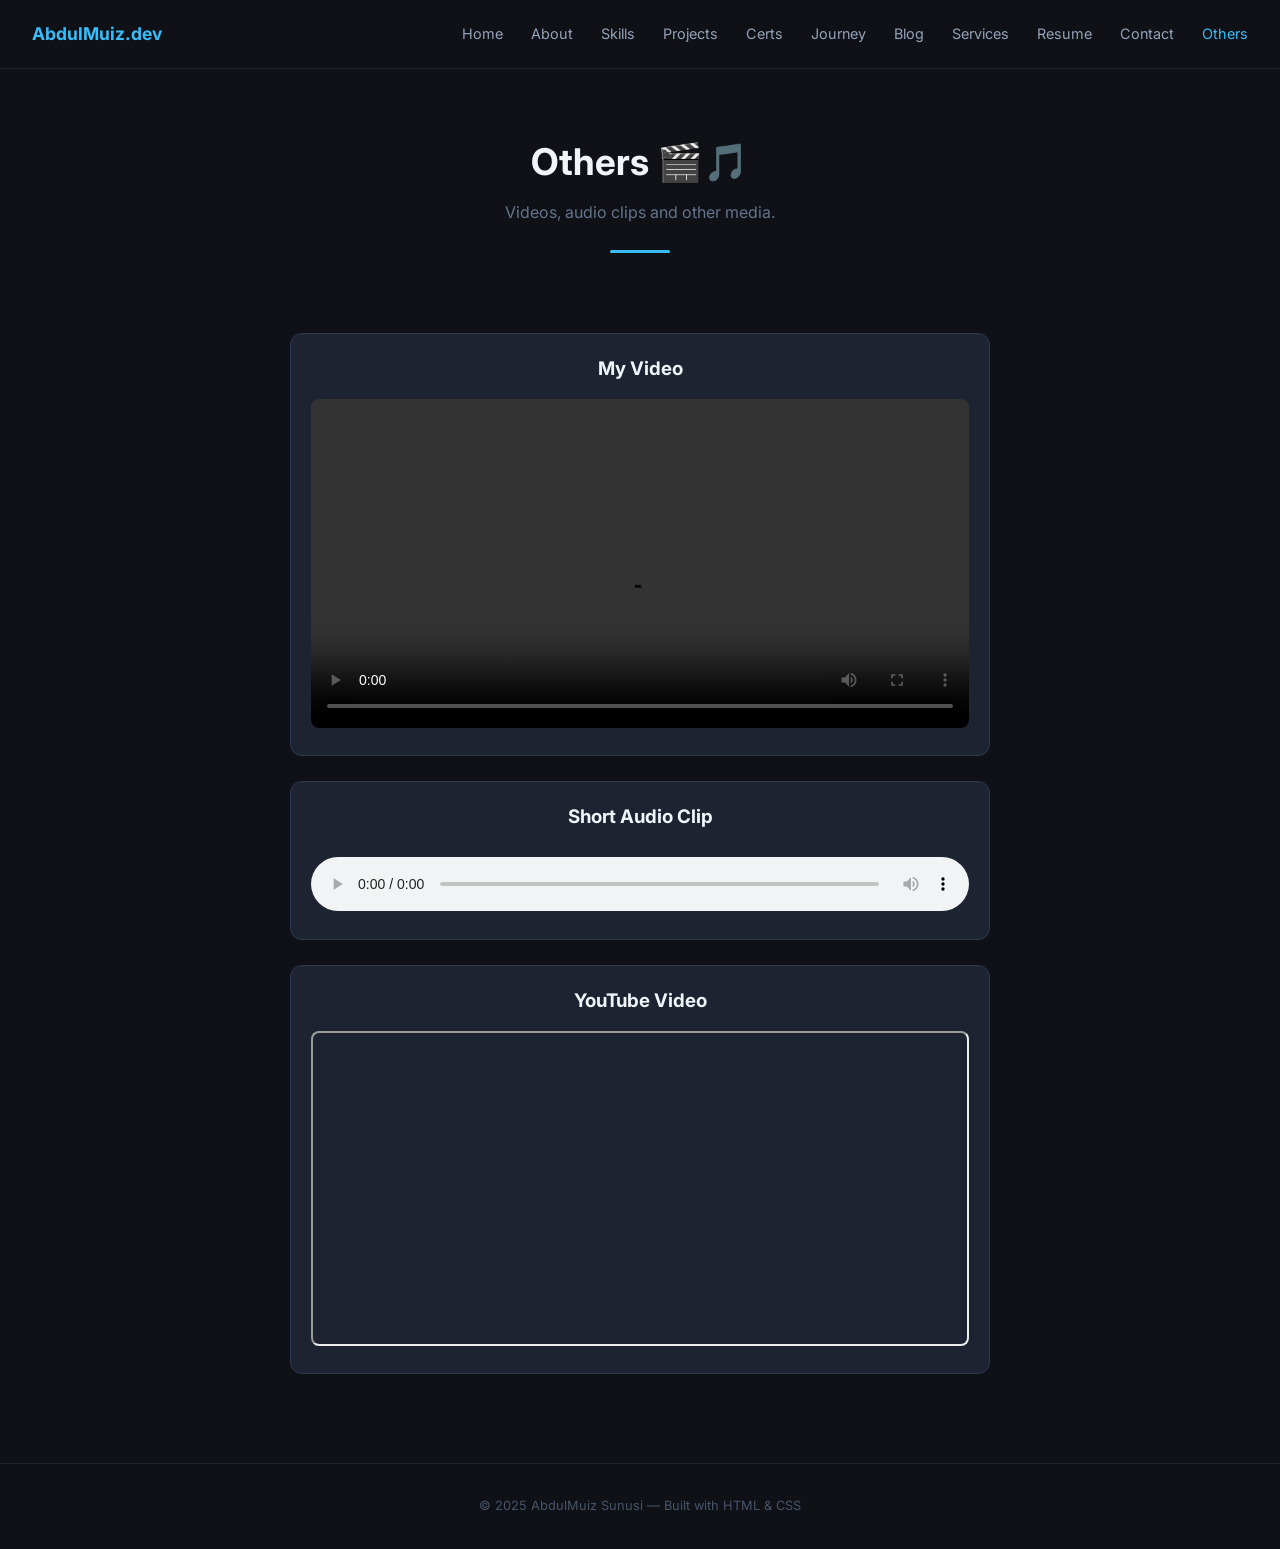
<file: others.html>
<!DOCTYPE html>
<html lang="en">
<head>
<meta charset="UTF-8">
<meta name="viewport" content="width=device-width, initial-scale=1.0">
<title>Others | AbdulMuiz Sunusi</title>

<link href="https://fonts.googleapis.com/css2?family=Inter:wght@400;500;600;700&display=swap" rel="stylesheet">

<style>

*,
*::before,
*::after{
    margin:0;
    padding:0;
    box-sizing:border-box;
}

body{
    font-family:'Inter',sans-serif;
    background:#0f1117;
    color:#e2e8f0;
    line-height:1.6;
}

a{
    text-decoration:none;
    color:inherit;
}


nav{
    display:flex;
    justify-content:space-between;
    align-items:center;
    padding:1.25rem 2rem;
    border-bottom:1px solid #1e2332;
    position:sticky;
    top:0;
    background:#0f1117;
    z-index:100;
}

.nav-logo{
    font-weight:700;
    font-size:1.1rem;
    color:#38bdf8;
}

.nav-links{
    display:flex;
    gap:1.75rem;
    list-style:none;
}

.nav-links a{
    color:#94a3b8;
    font-size:.9rem;
    transition:.2s;
}

.nav-links a:hover,
.nav-links a.active{
    color:#38bdf8;
}


.page-header{
    text-align:center;
    padding:4rem 2rem 2rem;
}

.page-header h1{
    font-size:2.3rem;
    color:#f1f5f9;
}

.page-header p{
    color:#64748b;
    margin-top:.5rem;
}

.divider{
    width:60px;
    height:3px;
    background:#38bdf8;
    margin:1.5rem auto 3rem;
    border-radius:999px;
}


.container{
    width:90%;
    max-width:700px;
    margin:auto;
    padding-bottom:4rem;
}

.card{
    background:#1e2332;
    border:1px solid #2d3a52;
    border-radius:12px;
    padding:20px;
    margin-bottom:25px;
    text-align:center;
}

.card h3{
    margin-bottom:15px;
    color:#f1f5f9;
}

video,
iframe{
    width:100%;
    border-radius:8px;
}

audio{
    width:100%;
    margin-top:10px;
}

/* ================= FOOTER ================= */

footer{
    text-align:center;
    padding:2rem;
    border-top:1px solid #1e2332;
    color:#475569;
    font-size:.8rem;
}

</style>

</head>
<body>

<nav>
    <span class="nav-logo">AbdulMuiz.dev</span>

    <ul class="nav-links">
        <li><a href="index.html">Home</a></li>
        <li><a href="about.html">About</a></li>
        <li><a href="skills.html">Skills</a></li>
        <li><a href="projects.html">Projects</a></li>
        <li><a href="certifications.html">Certs</a></li>
        <li><a href="journey.html">Journey</a></li>
        <li><a href="blog.html">Blog</a></li>
        <li><a href="services.html">Services</a></li>
        <li><a href="resume.html">Resume</a></li>
        <li><a href="contact.html">Contact</a></li>
        <li><a href="others.html" class="active">Others</a></li>
    </ul>
</nav>

<div class="page-header">
    <h1>Others 🎬🎵</h1>
    <p>Videos, audio clips and other media.</p>
    <div class="divider"></div>
</div>

<div class="container">

    <div class="card">
        <h3>My Video</h3>

        <video controls>
            <source src="video.mp4" type="video/mp4">
            Your browser does not support the video tag.
        </video>

    </div>

    <div class="card">

        <h3>Short Audio Clip</h3>

        <audio controls>
            <source src="https://www.w3schools.com/html/horse.mp3" type="audio/mpeg">
            Your browser does not support the audio tag.
        </audio>

    </div>

    <div class="card">

        <h3>YouTube Video</h3>

        <iframe
            width="560"
            height="315"
            src="https://www.youtube.com/embed/E4sxmoEYhqg"
            title="YouTube video"
            allowfullscreen>
        </iframe>

    </div>

</div>

<footer>
    &copy; 2025 AbdulMuiz Sunusi — Built with HTML & CSS
</footer>

</body>
</html>
</file>
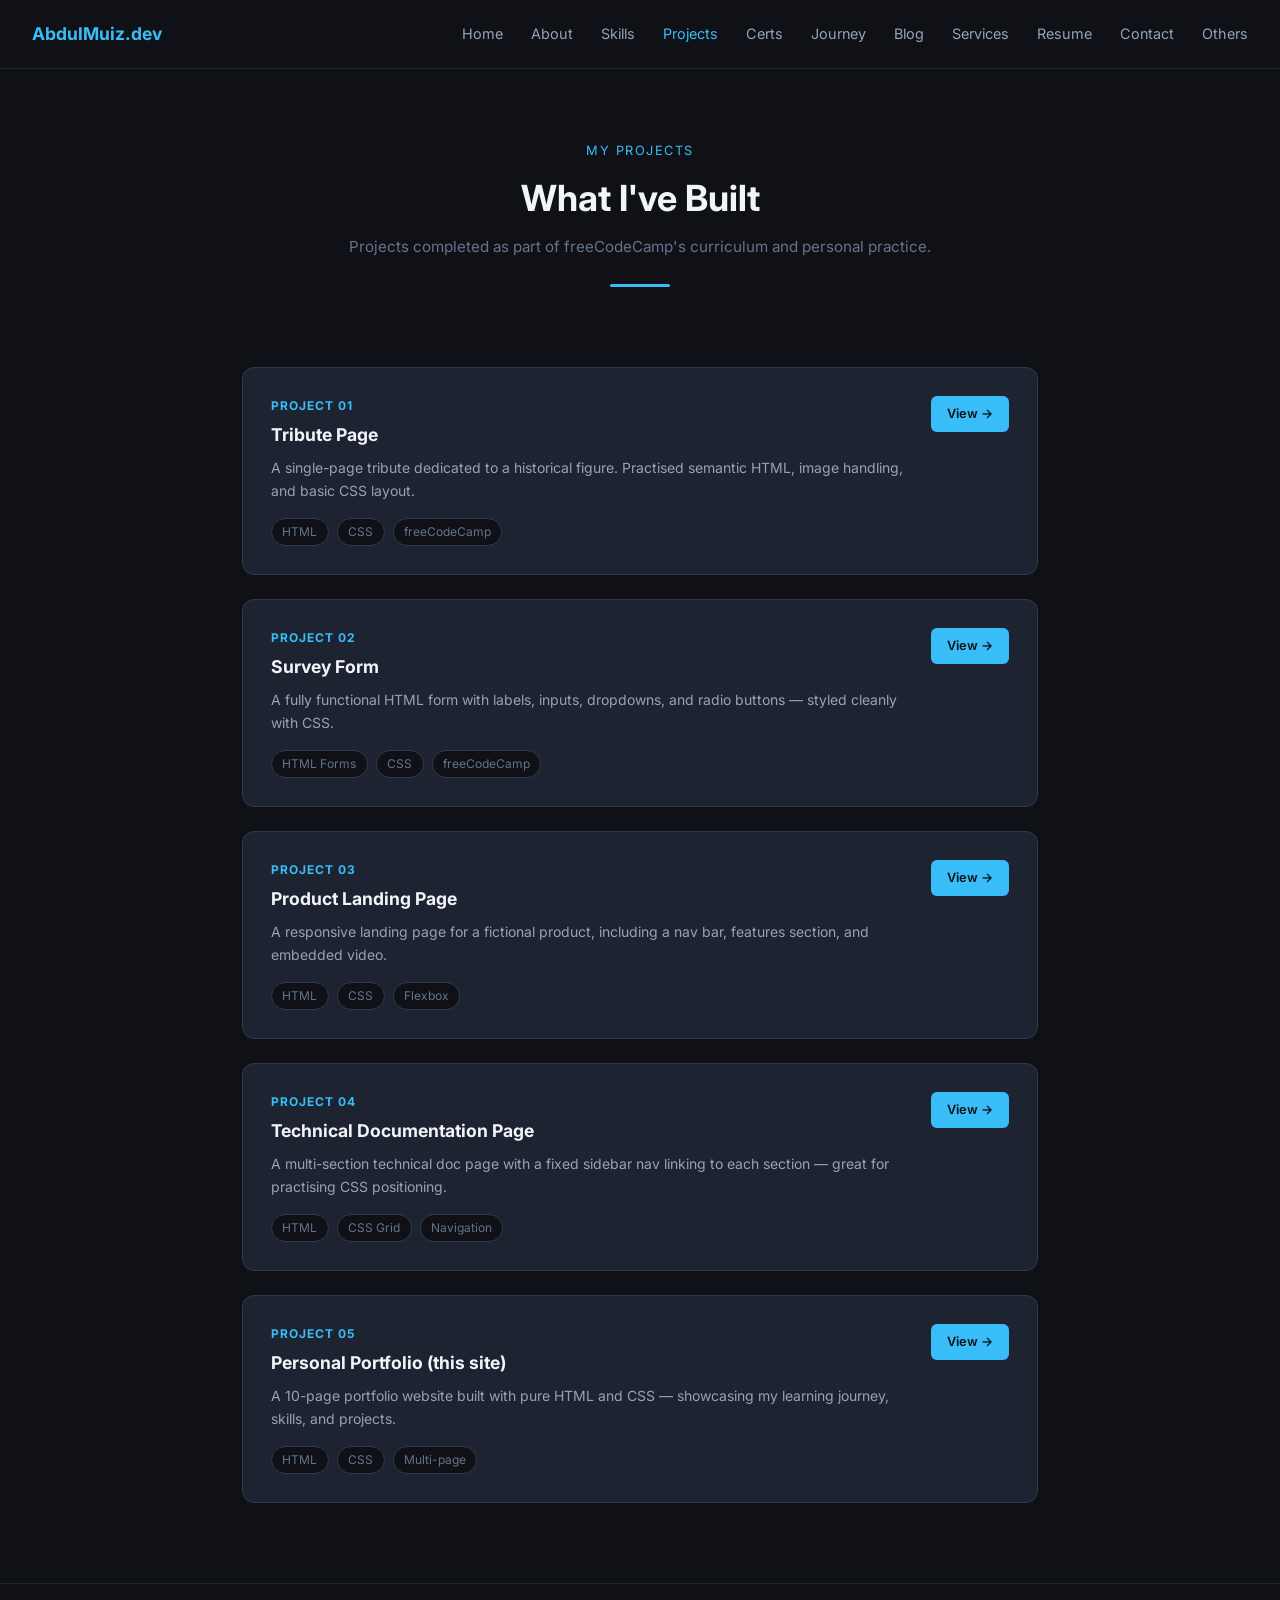
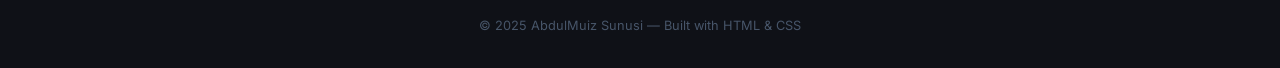
<file: projects.html>
<!DOCTYPE html>
<html lang="en">
<head>
  <meta charset="UTF-8" />
  <meta name="viewport" content="width=device-width, initial-scale=1.0" />
  <title>Projects | AbdulMuiz Sunusi</title>
  <link href="https://fonts.googleapis.com/css2?family=Inter:wght@400;500;600;700&display=swap" rel="stylesheet" />

  <style>
    *, *::before, *::after { box-sizing: border-box; margin: 0; padding: 0; }

    body {
      font-family: 'Inter', sans-serif;
      background-color: #0f1117;
      color: #e2e8f0;
      line-height: 1.6;
    }

    a { color: inherit; text-decoration: none; }

    nav {
      display: flex;
      justify-content: space-between;
      align-items: center;
      padding: 1.25rem 2rem;
      border-bottom: 1px solid #1e2332;
      position: sticky;
      top: 0;
      background-color: #0f1117;
      z-index: 100;
    }

    .nav-logo { font-weight: 700; font-size: 1.1rem; color: #38bdf8; }
    .nav-links { display: flex; gap: 1.75rem; list-style: none; }
    .nav-links a { font-size: 0.9rem; color: #94a3b8; transition: color 0.2s; }
    .nav-links a:hover, .nav-links a.active { color: #38bdf8; }

    .page-header {
      text-align: center;
      padding: 4rem 2rem 2rem;
    }

    .page-header .label {
      font-size: 0.8rem;
      text-transform: uppercase;
      letter-spacing: 1.5px;
      color: #38bdf8;
      margin-bottom: 0.5rem;
    }

    .page-header h1 { font-size: 2.25rem; font-weight: 700; color: #f1f5f9; }
    .page-header p  { color: #64748b; font-size: 0.95rem; margin-top: 0.5rem; }

    .divider {
      width: 60px; height: 3px;
      background-color: #38bdf8;
      margin: 1.5rem auto 3rem;
      border-radius: 2px;
    }

    .container {
      max-width: 860px;
      margin: 0 auto;
      padding: 0 2rem 5rem;
    }

    .project-list {
      display: flex;
      flex-direction: column;
      gap: 1.5rem;
    }

    .project-card {
      background-color: #1e2332;
      border: 1px solid #2d3a52;
      border-radius: 12px;
      padding: 1.75rem;
      display: grid;
      grid-template-columns: 1fr auto;
      gap: 1rem;
      align-items: start;
      transition: border-color 0.2s;
    }

    .project-card:hover { border-color: #38bdf8; }

    .project-number {
      font-size: 0.75rem;
      color: #38bdf8;
      font-weight: 700;
      letter-spacing: 1px;
      margin-bottom: 0.4rem;
    }

    .project-card h3 {
      font-size: 1.1rem;
      font-weight: 700;
      color: #f1f5f9;
      margin-bottom: 0.5rem;
    }

    .project-card p {
      font-size: 0.875rem;
      color: #94a3b8;
      margin-bottom: 1rem;
    }

    .tag-list {
      display: flex;
      flex-wrap: wrap;
      gap: 0.5rem;
    }

    .tag {
      background-color: #0f1117;
      border: 1px solid #2d3a52;
      color: #64748b;
      padding: 0.2rem 0.65rem;
      border-radius: 999px;
      font-size: 0.75rem;
    }

    .project-link {
      background-color: #38bdf8;
      color: #0f1117;
      padding: 0.5rem 1rem;
      border-radius: 6px;
      font-size: 0.8rem;
      font-weight: 600;
      white-space: nowrap;
      transition: background-color 0.2s;
    }

    .project-link:hover { background-color: #7dd3fc; }

    footer {
      text-align: center;
      padding: 2rem;
      border-top: 1px solid #1e2332;
      font-size: 0.8rem;
      color: #475569;
    }
  </style>
</head>
<body>

  <nav>
    <span class="nav-logo">AbdulMuiz.dev</span>
    <ul class="nav-links">
      <li><a href="index.html">Home</a></li>
      <li><a href="about.html">About</a></li>
      <li><a href="skills.html">Skills</a></li>
      <li><a href="projects.html" class="active">Projects</a></li>
      <li><a href="certifications.html">Certs</a></li>
      <li><a href="journey.html">Journey</a></li>
      <li><a href="blog.html">Blog</a></li>
      <li><a href="services.html">Services</a></li>
      <li><a href="resume.html">Resume</a></li>
      <li><a href="contact.html">Contact</a></li>
      <li><a href="others.html">Others</a></li>
    </ul>
  </nav>

  <div class="page-header">
    <p class="label">My Projects</p>
    <h1>What I've Built</h1>
    <p>Projects completed as part of freeCodeCamp's curriculum and personal practice.</p>
    <div class="divider"></div>
  </div>

  <div class="container">
    <div class="project-list">

      <!-- Project 1 -->
      <div class="project-card">
        <div>
          <div class="project-number">PROJECT 01</div>
          <h3>Tribute Page</h3>
          <p>
            A single-page tribute dedicated to a historical figure.
            Practised semantic HTML, image handling, and basic CSS layout.
          </p>
          <div class="tag-list">
            <span class="tag">HTML</span>
            <span class="tag">CSS</span>
            <span class="tag">freeCodeCamp</span>
          </div>
        </div>
        <!-- Replace # with your actual project URL -->
        <a href="#" class="project-link">View →</a>
      </div>

      <!-- Project 2 -->
      <div class="project-card">
        <div>
          <div class="project-number">PROJECT 02</div>
          <h3>Survey Form</h3>
          <p>
            A fully functional HTML form with labels, inputs, dropdowns,
            and radio buttons — styled cleanly with CSS.
          </p>
          <div class="tag-list">
            <span class="tag">HTML Forms</span>
            <span class="tag">CSS</span>
            <span class="tag">freeCodeCamp</span>
          </div>
        </div>
        <a href="#" class="project-link">View →</a>
      </div>

      <!-- Project 3 -->
      <div class="project-card">
        <div>
          <div class="project-number">PROJECT 03</div>
          <h3>Product Landing Page</h3>
          <p>
            A responsive landing page for a fictional product,
            including a nav bar, features section, and embedded video.
          </p>
          <div class="tag-list">
            <span class="tag">HTML</span>
            <span class="tag">CSS</span>
            <span class="tag">Flexbox</span>
          </div>
        </div>
        <a href="#" class="project-link">View →</a>
      </div>

      <!-- Project 4 -->
      <div class="project-card">
        <div>
          <div class="project-number">PROJECT 04</div>
          <h3>Technical Documentation Page</h3>
          <p>
            A multi-section technical doc page with a fixed sidebar nav
            linking to each section — great for practising CSS positioning.
          </p>
          <div class="tag-list">
            <span class="tag">HTML</span>
            <span class="tag">CSS Grid</span>
            <span class="tag">Navigation</span>
          </div>
        </div>
        <a href="#" class="project-link">View →</a>
      </div>

      <!-- Project 5 -->
      <div class="project-card">
        <div>
          <div class="project-number">PROJECT 05</div>
          <h3>Personal Portfolio (this site)</h3>
          <p>
            A 10-page portfolio website built with pure HTML and CSS —
            showcasing my learning journey, skills, and projects.
          </p>
          <div class="tag-list">
            <span class="tag">HTML</span>
            <span class="tag">CSS</span>
            <span class="tag">Multi-page</span>
          </div>
        </div>
        <a href="index.html" class="project-link">View →</a>
      </div>

    </div>
  </div>

  <footer>
    &copy; 2025 AbdulMuiz Sunusi — Built with HTML &amp; CSS
  </footer>

</body>
</html>
</file>
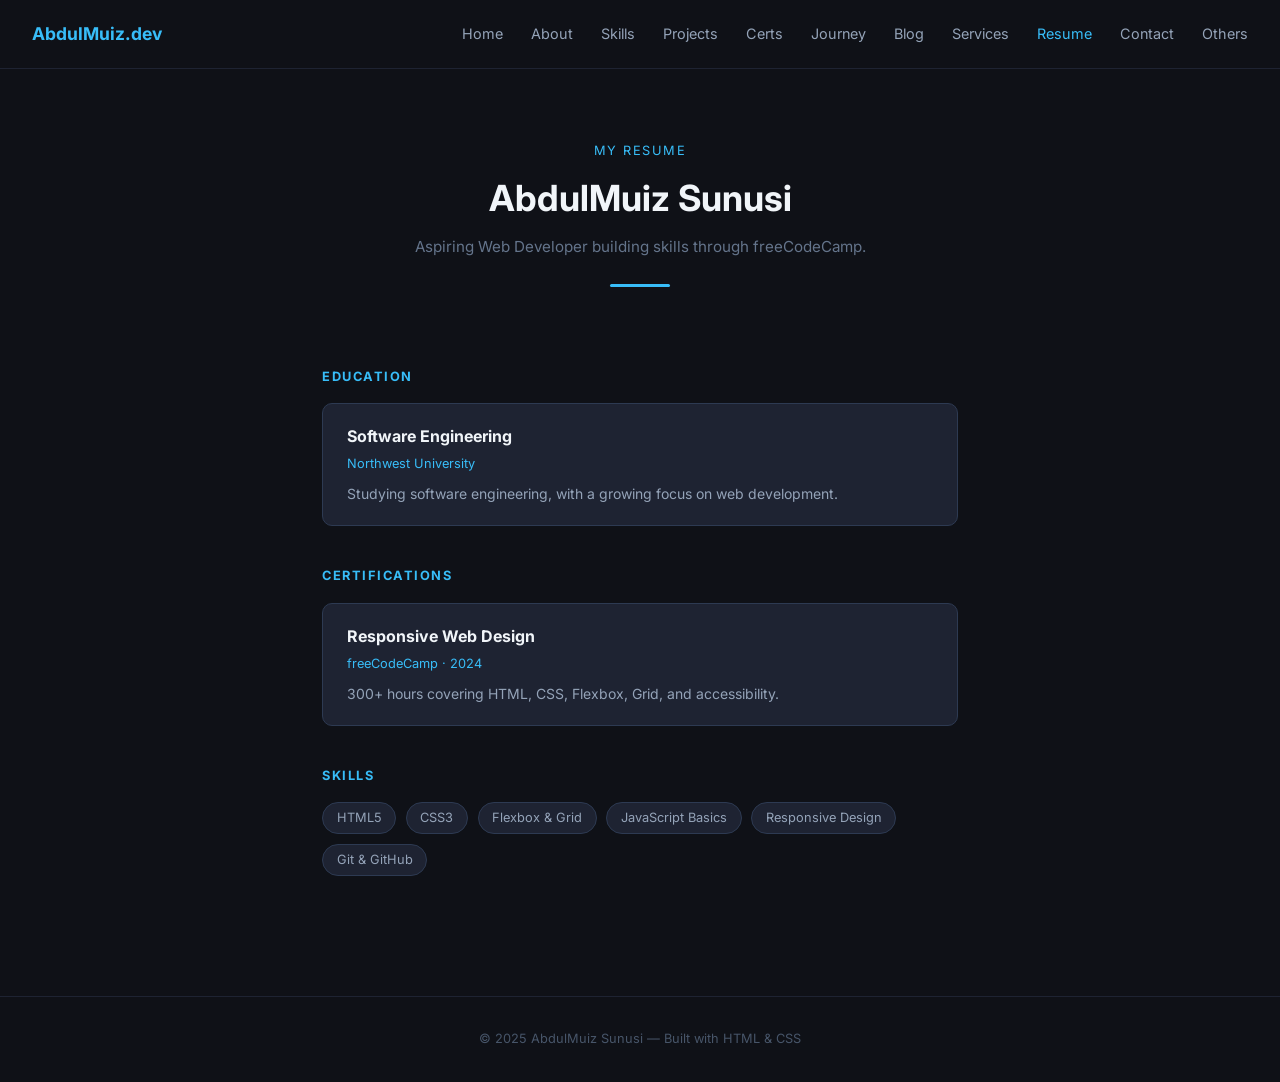
<file: resume.html>
<!DOCTYPE html>
<html lang="en">
<head>
  <meta charset="UTF-8" />
  <meta name="viewport" content="width=device-width, initial-scale=1.0" />
  <title>Resume | AbdulMuiz Sunusi</title>
  <link href="https://fonts.googleapis.com/css2?family=Inter:wght@400;500;600;700&display=swap" rel="stylesheet" />

  <style>
    *, *::before, *::after { box-sizing: border-box; margin: 0; padding: 0; }

    body {
      font-family: 'Inter', sans-serif;
      background-color: #0f1117;
      color: #e2e8f0;
      line-height: 1.6;
    }

    a { color: inherit; text-decoration: none; }

    nav {
      display: flex;
      justify-content: space-between;
      align-items: center;
      padding: 1.25rem 2rem;
      border-bottom: 1px solid #1e2332;
      position: sticky;
      top: 0;
      background-color: #0f1117;
      z-index: 100;
    }

    .nav-logo { font-weight: 700; font-size: 1.1rem; color: #38bdf8; }
    .nav-links { display: flex; gap: 1.75rem; list-style: none; }
    .nav-links a { font-size: 0.9rem; color: #94a3b8; transition: color 0.2s; }
    .nav-links a:hover, .nav-links a.active { color: #38bdf8; }

    .page-header {
      text-align: center;
      padding: 4rem 2rem 2rem;
    }

    .page-header .label {
      font-size: 0.8rem;
      text-transform: uppercase;
      letter-spacing: 1.5px;
      color: #38bdf8;
      margin-bottom: 0.5rem;
    }

    .page-header h1 { font-size: 2.25rem; font-weight: 700; color: #f1f5f9; }
    .page-header p  { color: #64748b; font-size: 0.95rem; margin-top: 0.5rem; }

    .divider {
      width: 60px; height: 3px;
      background-color: #38bdf8;
      margin: 1.5rem auto 3rem;
      border-radius: 2px;
    }

    .container {
      max-width: 700px;
      margin: 0 auto;
      padding: 0 2rem 5rem;
    }

    .resume-section { margin-bottom: 2.5rem; }

    .resume-section h2 {
      font-size: 0.8rem;
      text-transform: uppercase;
      letter-spacing: 1.5px;
      color: #38bdf8;
      margin-bottom: 1rem;
    }

    .resume-card {
      background-color: #1e2332;
      border: 1px solid #2d3a52;
      border-radius: 10px;
      padding: 1.25rem 1.5rem;
      margin-bottom: 0.85rem;
    }

    .resume-card h3 {
      font-size: 1rem;
      font-weight: 700;
      color: #f1f5f9;
      margin-bottom: 0.3rem;
    }

    .resume-card .resume-sub {
      font-size: 0.8rem;
      color: #38bdf8;
      margin-bottom: 0.5rem;
    }

    .resume-card p {
      font-size: 0.875rem;
      color: #94a3b8;
    }

    .skills-row {
      display: flex;
      flex-wrap: wrap;
      gap: 0.6rem;
    }

    .skill-pill {
      background-color: #1e2332;
      border: 1px solid #2d3a52;
      color: #94a3b8;
      padding: 0.3rem 0.85rem;
      border-radius: 999px;
      font-size: 0.8rem;
    }

    footer {
      text-align: center;
      padding: 2rem;
      border-top: 1px solid #1e2332;
      font-size: 0.8rem;
      color: #475569;
    }
  </style>
</head>
<body>

  <nav>
    <span class="nav-logo">AbdulMuiz.dev</span>
    <ul class="nav-links">
      <li><a href="index.html">Home</a></li>
      <li><a href="about.html">About</a></li>
      <li><a href="skills.html">Skills</a></li>
      <li><a href="projects.html">Projects</a></li>
      <li><a href="certifications.html">Certs</a></li>
      <li><a href="journey.html">Journey</a></li>
      <li><a href="blog.html">Blog</a></li>
      <li><a href="services.html">Services</a></li>
      <li><a href="resume.html" class="active">Resume</a></li>
      <li><a href="contact.html">Contact</a></li>
      <li><a href="others.html">Others</a></li>
    </ul>
  </nav>

  <div class="page-header">
    <p class="label">My Resume</p>
    <h1>AbdulMuiz Sunusi</h1>
    <p>Aspiring Web Developer building skills through freeCodeCamp.</p>
    <div class="divider"></div>
  </div>

  <div class="container">

    <div class="resume-section">
      <h2>Education</h2>
      <div class="resume-card">
        <h3>Software Engineering</h3>
        <p class="resume-sub">Northwest University</p>
        <p>Studying software engineering, with a growing focus on web development.</p>
      </div>
    </div>

    <div class="resume-section">
      <h2>Certifications</h2>
      <div class="resume-card">
        <h3>Responsive Web Design</h3>
        <p class="resume-sub">freeCodeCamp · 2024</p>
        <p>300+ hours covering HTML, CSS, Flexbox, Grid, and accessibility.</p>
      </div>
    </div>

    <div class="resume-section">
      <h2>Skills</h2>
      <div class="skills-row">
        <span class="skill-pill">HTML5</span>
        <span class="skill-pill">CSS3</span>
        <span class="skill-pill">Flexbox &amp; Grid</span>
        <span class="skill-pill">JavaScript Basics</span>
        <span class="skill-pill">Responsive Design</span>
        <span class="skill-pill">Git &amp; GitHub</span>
      </div>
    </div>

  </div>

  <footer>
    &copy; 2025 AbdulMuiz Sunusi — Built with HTML &amp; CSS
  </footer>

</body>
</html>
</file>
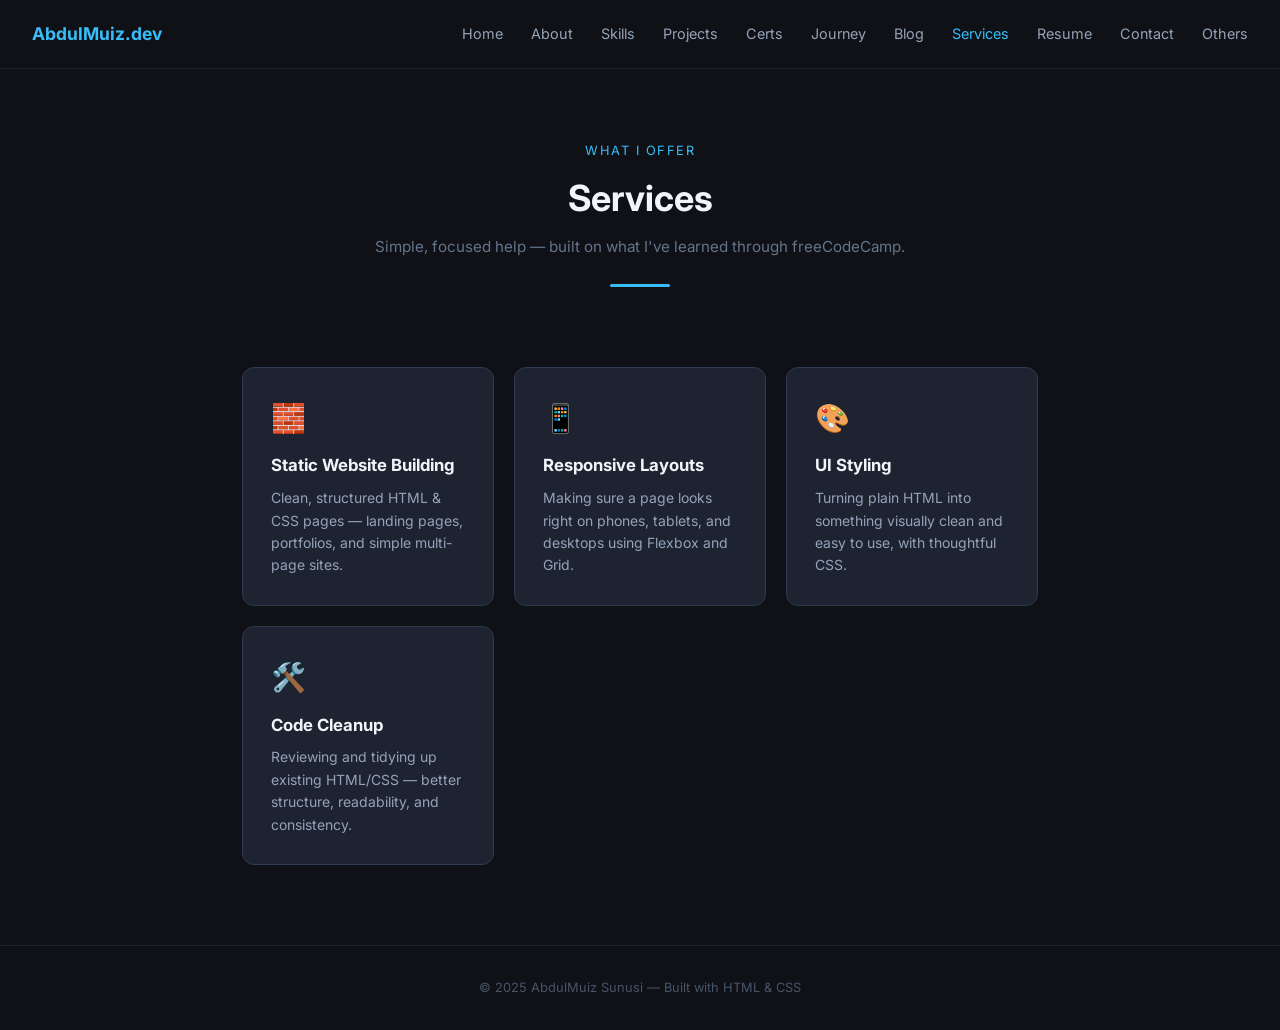
<file: services.html>
<!DOCTYPE html>
<html lang="en">
<head>
  <meta charset="UTF-8" />
  <meta name="viewport" content="width=device-width, initial-scale=1.0" />
  <title>Services | AbdulMuiz Sunusi</title>
  <link href="https://fonts.googleapis.com/css2?family=Inter:wght@400;500;600;700&display=swap" rel="stylesheet" />

  <style>
    *, *::before, *::after { box-sizing: border-box; margin: 0; padding: 0; }

    body {
      font-family: 'Inter', sans-serif;
      background-color: #0f1117;
      color: #e2e8f0;
      line-height: 1.6;
    }

    a { color: inherit; text-decoration: none; }

    nav {
      display: flex;
      justify-content: space-between;
      align-items: center;
      padding: 1.25rem 2rem;
      border-bottom: 1px solid #1e2332;
      position: sticky;
      top: 0;
      background-color: #0f1117;
      z-index: 100;
    }

    .nav-logo { font-weight: 700; font-size: 1.1rem; color: #38bdf8; }
    .nav-links { display: flex; gap: 1.75rem; list-style: none; }
    .nav-links a { font-size: 0.9rem; color: #94a3b8; transition: color 0.2s; }
    .nav-links a:hover, .nav-links a.active { color: #38bdf8; }

    .page-header {
      text-align: center;
      padding: 4rem 2rem 2rem;
    }

    .page-header .label {
      font-size: 0.8rem;
      text-transform: uppercase;
      letter-spacing: 1.5px;
      color: #38bdf8;
      margin-bottom: 0.5rem;
    }

    .page-header h1 { font-size: 2.25rem; font-weight: 700; color: #f1f5f9; }
    .page-header p  { color: #64748b; font-size: 0.95rem; margin-top: 0.5rem; }

    .divider {
      width: 60px; height: 3px;
      background-color: #38bdf8;
      margin: 1.5rem auto 3rem;
      border-radius: 2px;
    }

    .container {
      max-width: 860px;
      margin: 0 auto;
      padding: 0 2rem 5rem;
    }

    .service-grid {
      display: grid;
      grid-template-columns: repeat(auto-fit, minmax(240px, 1fr));
      gap: 1.25rem;
    }

    .service-card {
      background-color: #1e2332;
      border: 1px solid #2d3a52;
      border-radius: 12px;
      padding: 1.75rem;
      transition: border-color 0.2s;
    }

    .service-card:hover { border-color: #38bdf8; }

    .service-icon { font-size: 1.75rem; margin-bottom: 0.75rem; }

    .service-card h3 {
      font-size: 1.05rem;
      font-weight: 700;
      color: #f1f5f9;
      margin-bottom: 0.5rem;
    }

    .service-card p {
      font-size: 0.875rem;
      color: #94a3b8;
    }

    footer {
      text-align: center;
      padding: 2rem;
      border-top: 1px solid #1e2332;
      font-size: 0.8rem;
      color: #475569;
    }
  </style>
</head>
<body>

  <nav>
    <span class="nav-logo">AbdulMuiz.dev</span>
    <ul class="nav-links">
      <li><a href="index.html">Home</a></li>
      <li><a href="about.html">About</a></li>
      <li><a href="skills.html">Skills</a></li>
      <li><a href="projects.html">Projects</a></li>
      <li><a href="certifications.html">Certs</a></li>
      <li><a href="journey.html">Journey</a></li>
      <li><a href="blog.html">Blog</a></li>
      <li><a href="services.html" class="active">Services</a></li>
      <li><a href="resume.html">Resume</a></li>
      <li><a href="contact.html">Contact</a></li>
      <li><a href="others.html">Others</a></li>
    </ul>
  </nav>

  <div class="page-header">
    <p class="label">What I Offer</p>
    <h1>Services</h1>
    <p>Simple, focused help — built on what I've learned through freeCodeCamp.</p>
    <div class="divider"></div>
  </div>

  <div class="container">
    <div class="service-grid">

      <div class="service-card">
        <div class="service-icon">🧱</div>
        <h3>Static Website Building</h3>
        <p>Clean, structured HTML &amp; CSS pages — landing pages, portfolios, and simple multi-page sites.</p>
      </div>

      <div class="service-card">
        <div class="service-icon">📱</div>
        <h3>Responsive Layouts</h3>
        <p>Making sure a page looks right on phones, tablets, and desktops using Flexbox and Grid.</p>
      </div>

      <div class="service-card">
        <div class="service-icon">🎨</div>
        <h3>UI Styling</h3>
        <p>Turning plain HTML into something visually clean and easy to use, with thoughtful CSS.</p>
      </div>

      <div class="service-card">
        <div class="service-icon">🛠️</div>
        <h3>Code Cleanup</h3>
        <p>Reviewing and tidying up existing HTML/CSS — better structure, readability, and consistency.</p>
      </div>

    </div>
  </div>

  <footer>
    &copy; 2025 AbdulMuiz Sunusi — Built with HTML &amp; CSS
  </footer>

</body>
</html>
</file>
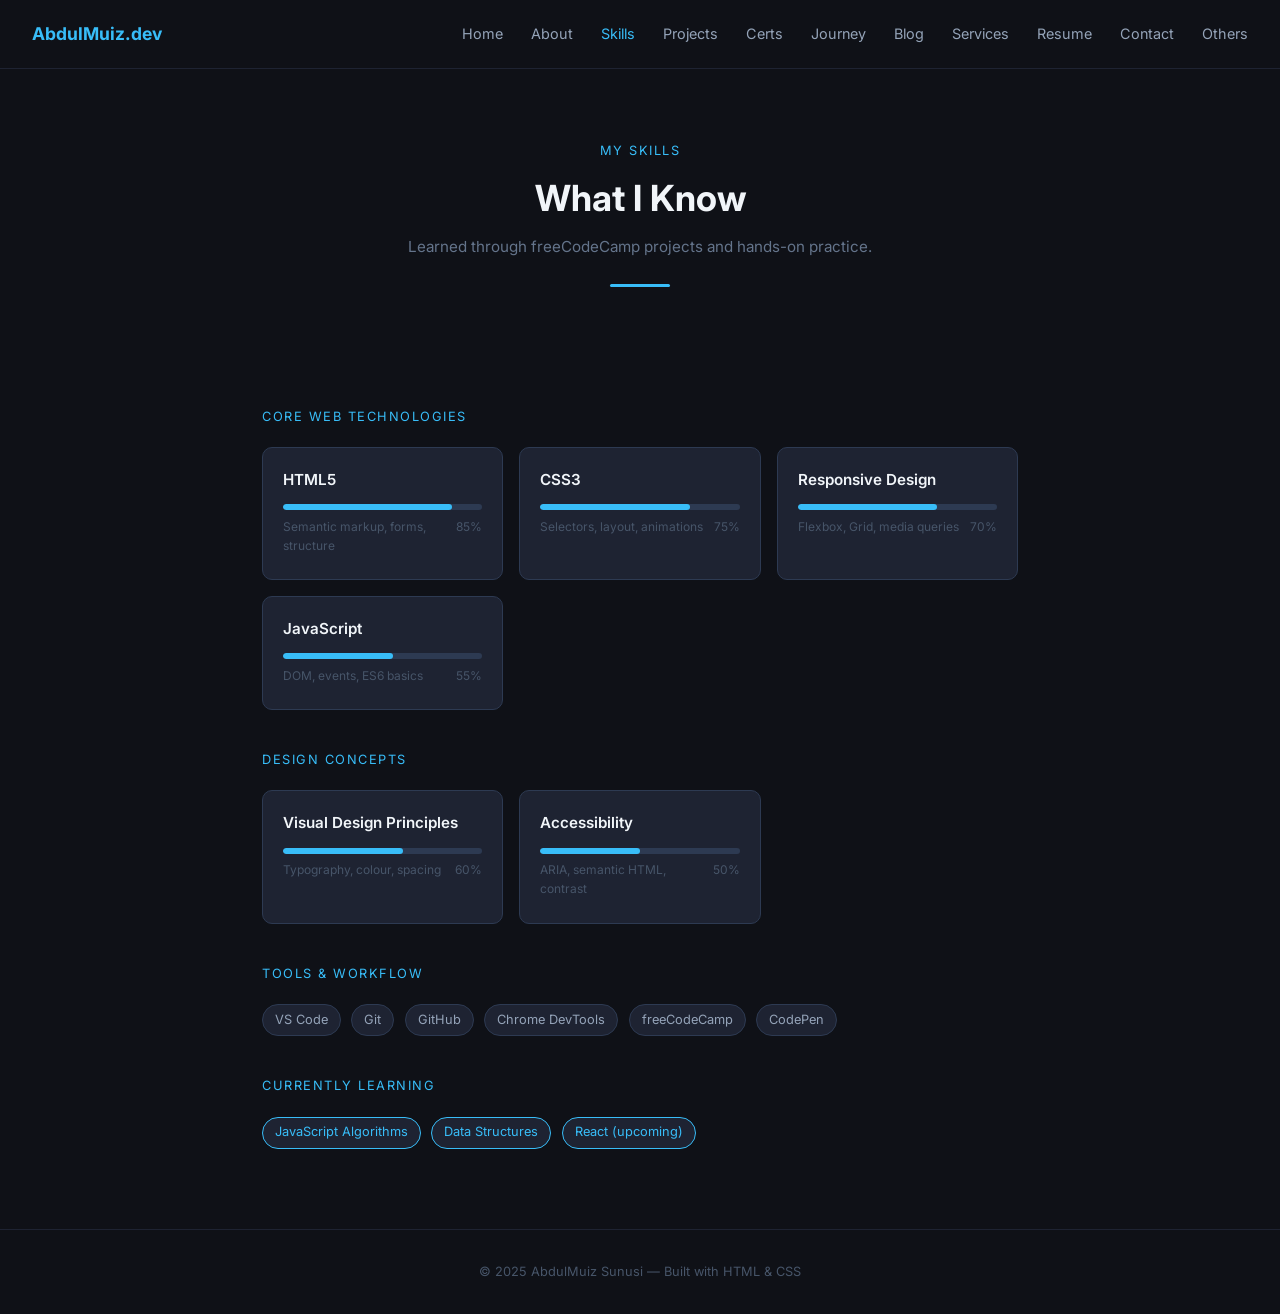
<file: skills.html>
<!DOCTYPE html>
<html lang="en">
<head>
  <meta charset="UTF-8" />
  <meta name="viewport" content="width=device-width, initial-scale=1.0" />
  <title>Skills | AbdulMuiz Sunusi</title>
  <link href="https://fonts.googleapis.com/css2?family=Inter:wght@400;500;600;700&display=swap" rel="stylesheet" />

  <style>
    *, *::before, *::after { box-sizing: border-box; margin: 0; padding: 0; }

    body {
      font-family: 'Inter', sans-serif;
      background-color: #0f1117;
      color: #e2e8f0;
      line-height: 1.6;
    }

    a { color: inherit; text-decoration: none; }

    nav {
      display: flex;
      justify-content: space-between;
      align-items: center;
      padding: 1.25rem 2rem;
      border-bottom: 1px solid #1e2332;
      position: sticky;
      top: 0;
      background-color: #0f1117;
      z-index: 100;
    }

    .nav-logo { font-weight: 700; font-size: 1.1rem; color: #38bdf8; }
    .nav-links { display: flex; gap: 1.75rem; list-style: none; }
    .nav-links a { font-size: 0.9rem; color: #94a3b8; transition: color 0.2s; }
    .nav-links a:hover, .nav-links a.active { color: #38bdf8; }

    .page-header {
      text-align: center;
      padding: 4rem 2rem 2rem;
    }

    .page-header .label {
      font-size: 0.8rem;
      text-transform: uppercase;
      letter-spacing: 1.5px;
      color: #38bdf8;
      margin-bottom: 0.5rem;
    }

    .page-header h1 { font-size: 2.25rem; font-weight: 700; color: #f1f5f9; }
    .page-header p { color: #64748b; font-size: 0.95rem; margin-top: 0.5rem; }

    .divider {
      width: 60px;
      height: 3px;
      background-color: #38bdf8;
      margin: 1.5rem auto 3rem;
      border-radius: 2px;
    }

    .container {
      max-width: 820px;
      margin: 0 auto;
      padding: 0 2rem 5rem;
    }

    .category-title {
      font-size: 0.8rem;
      text-transform: uppercase;
      letter-spacing: 1.5px;
      color: #38bdf8;
      margin-bottom: 1.25rem;
      margin-top: 2.5rem;
    }

    .skill-grid {
      display: grid;
      grid-template-columns: repeat(auto-fill, minmax(220px, 1fr));
      gap: 1rem;
    }

    .skill-card {
      background-color: #1e2332;
      border: 1px solid #2d3a52;
      border-radius: 10px;
      padding: 1.25rem 1.25rem 1.5rem;
      transition: border-color 0.2s;
    }

    .skill-card:hover { border-color: #38bdf8; }

    .skill-card h3 {
      font-size: 0.95rem;
      font-weight: 600;
      color: #f1f5f9;
      margin-bottom: 0.75rem;
    }

    .progress-bar-bg {
      background-color: #2d3a52;
      border-radius: 999px;
      height: 6px;
      overflow: hidden;
    }

    .progress-bar-fill {
      height: 100%;
      background-color: #38bdf8;
      border-radius: 999px;
    }

    .progress-label {
      display: flex;
      justify-content: space-between;
      margin-top: 0.4rem;
      font-size: 0.75rem;
      color: #475569;
    }

    .tools-list {
      display: flex;
      flex-wrap: wrap;
      gap: 0.65rem;
      margin-top: 0.5rem;
    }

    .tool-tag {
      background-color: #1e2332;
      border: 1px solid #2d3a52;
      color: #94a3b8;
      padding: 0.3rem 0.75rem;
      border-radius: 999px;
      font-size: 0.8rem;
    }

    footer {
      text-align: center;
      padding: 2rem;
      border-top: 1px solid #1e2332;
      font-size: 0.8rem;
      color: #475569;
    }
  </style>
</head>
<body>

  <nav>
    <span class="nav-logo">AbdulMuiz.dev</span>
    <ul class="nav-links">
      <li><a href="index.html">Home</a></li>
      <li><a href="about.html">About</a></li>
      <li><a href="skills.html" class="active">Skills</a></li>
      <li><a href="projects.html">Projects</a></li>
      <li><a href="certifications.html">Certs</a></li>
      <li><a href="journey.html">Journey</a></li>
      <li><a href="blog.html">Blog</a></li>
      <li><a href="services.html">Services</a></li>
      <li><a href="resume.html">Resume</a></li>
      <li><a href="contact.html">Contact</a></li>
      <li><a href="others.html">Others</a></li>
    </ul>
  </nav>

  <div class="page-header">
    <p class="label">My Skills</p>
    <h1>What I Know</h1>
    <p>Learned through freeCodeCamp projects and hands-on practice.</p>
    <div class="divider"></div>
  </div>

  <div class="container">

    <!-- Core Web Skills -->
    <p class="category-title">Core Web Technologies</p>
    <div class="skill-grid">

      <div class="skill-card">
        <h3>HTML5</h3>
        <div class="progress-bar-bg">
          <div class="progress-bar-fill" style="width: 85%"></div>
        </div>
        <div class="progress-label">
          <span>Semantic markup, forms, structure</span>
          <span>85%</span>
        </div>
      </div>

      <div class="skill-card">
        <h3>CSS3</h3>
        <div class="progress-bar-bg">
          <div class="progress-bar-fill" style="width: 75%"></div>
        </div>
        <div class="progress-label">
          <span>Selectors, layout, animations</span>
          <span>75%</span>
        </div>
      </div>

      <div class="skill-card">
        <h3>Responsive Design</h3>
        <div class="progress-bar-bg">
          <div class="progress-bar-fill" style="width: 70%"></div>
        </div>
        <div class="progress-label">
          <span>Flexbox, Grid, media queries</span>
          <span>70%</span>
        </div>
      </div>

      <div class="skill-card">
        <h3>JavaScript</h3>
        <div class="progress-bar-bg">
          <div class="progress-bar-fill" style="width: 55%"></div>
        </div>
        <div class="progress-label">
          <span>DOM, events, ES6 basics</span>
          <span>55%</span>
        </div>
      </div>

    </div>

    <!-- Design Concepts -->
    <p class="category-title">Design Concepts</p>
    <div class="skill-grid">

      <div class="skill-card">
        <h3>Visual Design Principles</h3>
        <div class="progress-bar-bg">
          <div class="progress-bar-fill" style="width: 60%"></div>
        </div>
        <div class="progress-label">
          <span>Typography, colour, spacing</span>
          <span>60%</span>
        </div>
      </div>

      <div class="skill-card">
        <h3>Accessibility</h3>
        <div class="progress-bar-bg">
          <div class="progress-bar-fill" style="width: 50%"></div>
        </div>
        <div class="progress-label">
          <span>ARIA, semantic HTML, contrast</span>
          <span>50%</span>
        </div>
      </div>

    </div>

    <!-- Tools & Workflow -->
    <p class="category-title">Tools &amp; Workflow</p>
    <div class="tools-list">
      <span class="tool-tag">VS Code</span>
      <span class="tool-tag">Git</span>
      <span class="tool-tag">GitHub</span>
      <span class="tool-tag">Chrome DevTools</span>
      <span class="tool-tag">freeCodeCamp</span>
      <span class="tool-tag">CodePen</span>
    </div>

    <!-- Currently Learning -->
    <p class="category-title" style="margin-top: 2.5rem;">Currently Learning</p>
    <div class="tools-list">
      <span class="tool-tag" style="border-color: #38bdf8; color: #38bdf8;">JavaScript Algorithms</span>
      <span class="tool-tag" style="border-color: #38bdf8; color: #38bdf8;">Data Structures</span>
      <span class="tool-tag" style="border-color: #38bdf8; color: #38bdf8;">React (upcoming)</span>
    </div>

  </div>

  <footer>
    &copy; 2025 AbdulMuiz Sunusi — Built with HTML &amp; CSS
  </footer>

</body>
</html>
</file>
